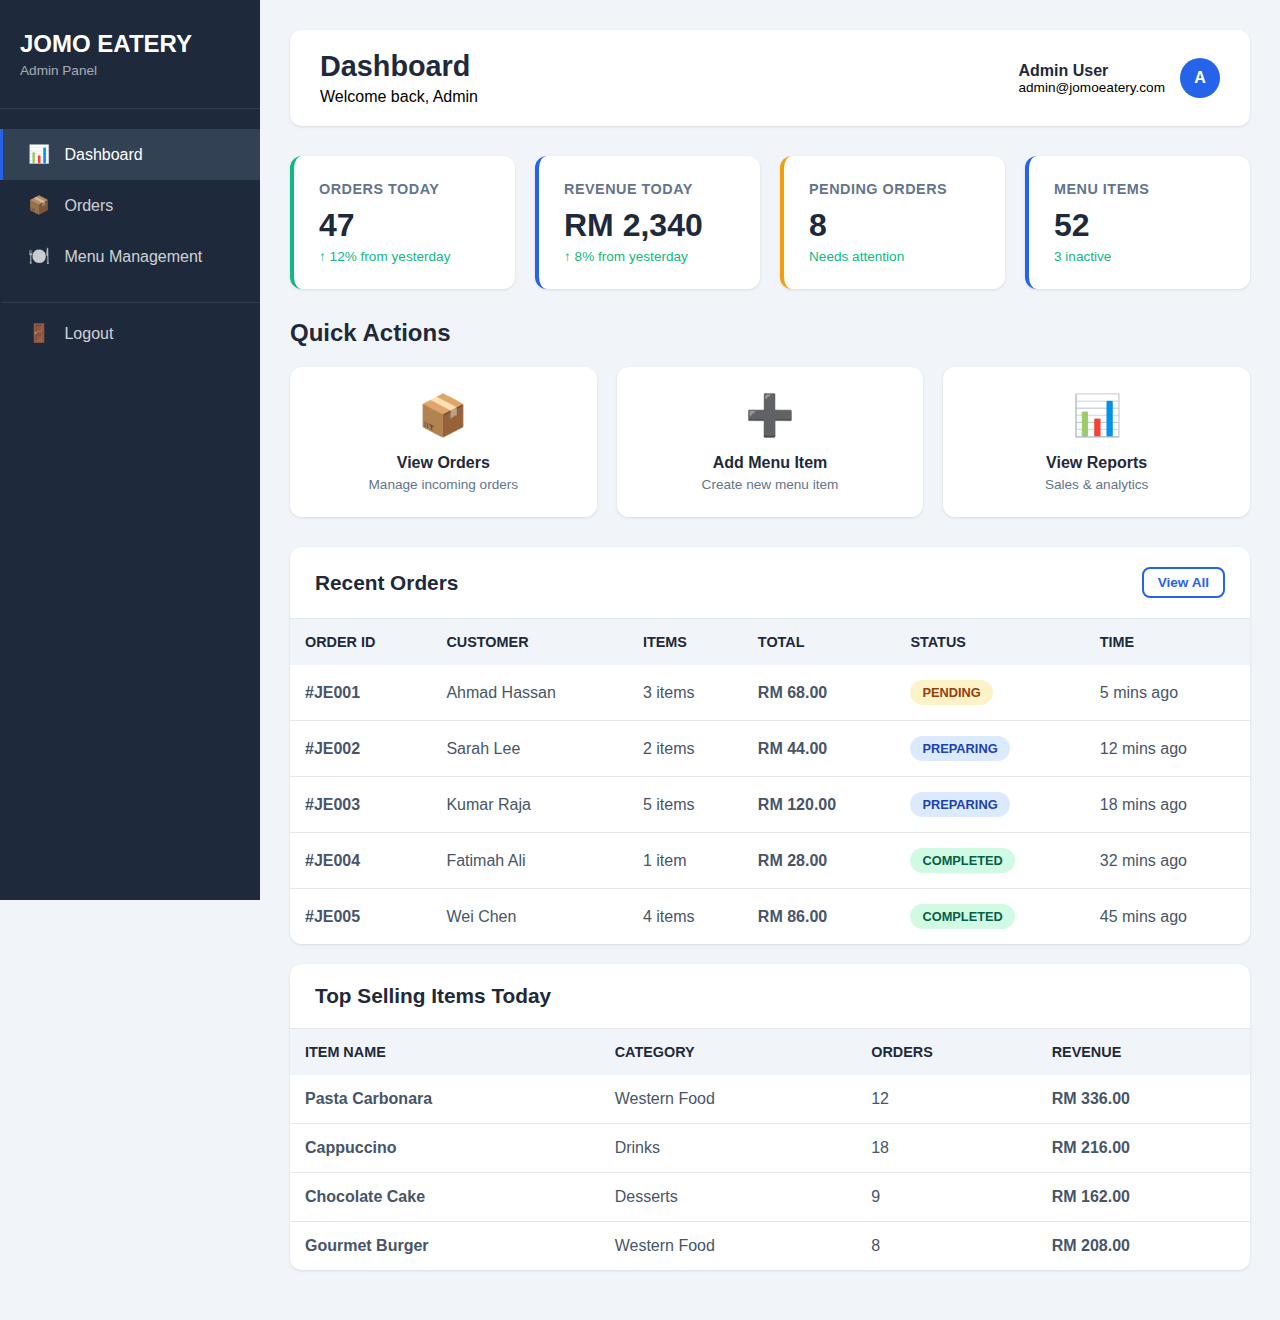
<file: admin-dashboard.html>
<!DOCTYPE html>
<html lang="en">

<head>
    <meta charset="UTF-8">
    <meta name="viewport" content="width=device-width, initial-scale=1.0">
    <meta name="description" content="Admin Dashboard - Jomo Eatery Management">
    <title>Dashboard - Jomo Eatery Admin</title>
    <link rel="stylesheet" href="admin.css?v=3">
</head>

<body class="admin-body">
    <div class="admin-container">
        <!-- Sidebar Navigation -->
        <aside class="admin-sidebar">
            <div class="admin-sidebar-header">
                <div class="admin-logo">JOMO EATERY</div>
                <div class="admin-role">Admin Panel</div>
            </div>

            <nav class="admin-nav">
                <a href="admin-dashboard.html" class="admin-nav-item active">
                    <span class="admin-nav-icon">📊</span>
                    Dashboard
                </a>
                <a href="admin-orders.html" class="admin-nav-item">
                    <span class="admin-nav-icon">📦</span>
                    Orders
                </a>
                <a href="admin-menu.html" class="admin-nav-item">
                    <span class="admin-nav-icon">🍽️</span>
                    Menu Management
                </a>
                <a href="admin-login.html" class="admin-nav-item"
                    style="margin-top: 20px; border-top: 1px solid rgba(255,255,255,0.1); padding-top: 20px;">
                    <span class="admin-nav-icon">🚪</span>
                    Logout
                </a>
            </nav>
        </aside>

        <!-- Main Content -->
        <main class="admin-main">
            <!-- Header -->
            <div class="admin-header">
                <div>
                    <h1>Dashboard</h1>
                    <p style="color: var(--color-text-light); margin: 5px 0 0 0;">Welcome back, Admin</p>
                </div>
                <div class="admin-user-info">
                    <div>
                        <div style="font-weight: 600; color: var(--admin-dark);">Admin User</div>
                        <div style="font-size: 0.85rem; color: var(--color-text-light);">admin@jomoeatery.com</div>
                    </div>
                    <div class="admin-user-avatar">A</div>
                </div>
            </div>

            <!-- Statistics Cards -->
            <div class="stats-grid">
                <div class="stat-card success">
                    <div class="stat-label">Orders Today</div>
                    <div class="stat-value">47</div>
                    <div class="stat-change">↑ 12% from yesterday</div>
                </div>

                <div class="stat-card">
                    <div class="stat-label">Revenue Today</div>
                    <div class="stat-value">RM 2,340</div>
                    <div class="stat-change">↑ 8% from yesterday</div>
                </div>

                <div class="stat-card warning">
                    <div class="stat-label">Pending Orders</div>
                    <div class="stat-value">8</div>
                    <div class="stat-change">Needs attention</div>
                </div>

                <div class="stat-card">
                    <div class="stat-label">Menu Items</div>
                    <div class="stat-value">52</div>
                    <div class="stat-change">3 inactive</div>
                </div>
            </div>

            <!-- Quick Actions -->
            <h2 style="color: var(--admin-dark); margin-bottom: 20px;">Quick Actions</h2>
            <div class="quick-actions">
                <a href="admin-orders.html" class="quick-action-card">
                    <div class="quick-action-icon">📦</div>
                    <div class="quick-action-title">View Orders</div>
                    <div class="quick-action-desc">Manage incoming orders</div>
                </a>

                <a href="admin-menu.html" class="quick-action-card">
                    <div class="quick-action-icon">➕</div>
                    <div class="quick-action-title">Add Menu Item</div>
                    <div class="quick-action-desc">Create new menu item</div>
                </a>

                <a href="#" class="quick-action-card">
                    <div class="quick-action-icon">📊</div>
                    <div class="quick-action-title">View Reports</div>
                    <div class="quick-action-desc">Sales & analytics</div>
                </a>
            </div>

            <!-- Recent Orders -->
            <div class="admin-card">
                <div class="admin-card-header">
                    <h3 class="admin-card-title">Recent Orders</h3>
                    <a href="admin-orders.html" class="admin-btn admin-btn-outline admin-btn-sm">View All</a>
                </div>
                <div class="admin-card-body" style="padding: 0;">
                    <table class="data-table">
                        <thead>
                            <tr>
                                <th>Order ID</th>
                                <th>Customer</th>
                                <th>Items</th>
                                <th>Total</th>
                                <th>Status</th>
                                <th>Time</th>
                            </tr>
                        </thead>
                        <tbody>
                            <tr>
                                <td><strong>#JE001</strong></td>
                                <td>Ahmad Hassan</td>
                                <td>3 items</td>
                                <td><strong>RM 68.00</strong></td>
                                <td><span class="badge badge-pending">Pending</span></td>
                                <td>5 mins ago</td>
                            </tr>
                            <tr>
                                <td><strong>#JE002</strong></td>
                                <td>Sarah Lee</td>
                                <td>2 items</td>
                                <td><strong>RM 44.00</strong></td>
                                <td><span class="badge badge-preparing">Preparing</span></td>
                                <td>12 mins ago</td>
                            </tr>
                            <tr>
                                <td><strong>#JE003</strong></td>
                                <td>Kumar Raja</td>
                                <td>5 items</td>
                                <td><strong>RM 120.00</strong></td>
                                <td><span class="badge badge-preparing">Preparing</span></td>
                                <td>18 mins ago</td>
                            </tr>
                            <tr>
                                <td><strong>#JE004</strong></td>
                                <td>Fatimah Ali</td>
                                <td>1 item</td>
                                <td><strong>RM 28.00</strong></td>
                                <td><span class="badge badge-completed">Completed</span></td>
                                <td>32 mins ago</td>
                            </tr>
                            <tr>
                                <td><strong>#JE005</strong></td>
                                <td>Wei Chen</td>
                                <td>4 items</td>
                                <td><strong>RM 86.00</strong></td>
                                <td><span class="badge badge-completed">Completed</span></td>
                                <td>45 mins ago</td>
                            </tr>
                        </tbody>
                    </table>
                </div>
            </div>

            <!-- Popular Menu Items -->
            <div class="admin-card">
                <div class="admin-card-header">
                    <h3 class="admin-card-title">Top Selling Items Today</h3>
                </div>
                <div class="admin-card-body" style="padding: 0;">
                    <table class="data-table">
                        <thead>
                            <tr>
                                <th>Item Name</th>
                                <th>Category</th>
                                <th>Orders</th>
                                <th>Revenue</th>
                            </tr>
                        </thead>
                        <tbody>
                            <tr>
                                <td><strong>Pasta Carbonara</strong></td>
                                <td>Western Food</td>
                                <td>12</td>
                                <td><strong>RM 336.00</strong></td>
                            </tr>
                            <tr>
                                <td><strong>Cappuccino</strong></td>
                                <td>Drinks</td>
                                <td>18</td>
                                <td><strong>RM 216.00</strong></td>
                            </tr>
                            <tr>
                                <td><strong>Chocolate Cake</strong></td>
                                <td>Desserts</td>
                                <td>9</td>
                                <td><strong>RM 162.00</strong></td>
                            </tr>
                            <tr>
                                <td><strong>Gourmet Burger</strong></td>
                                <td>Western Food</td>
                                <td>8</td>
                                <td><strong>RM 208.00</strong></td>
                            </tr>
                        </tbody>
                    </table>
                </div>
            </div>
        </main>
    </div>
</body>

</html>
</file>
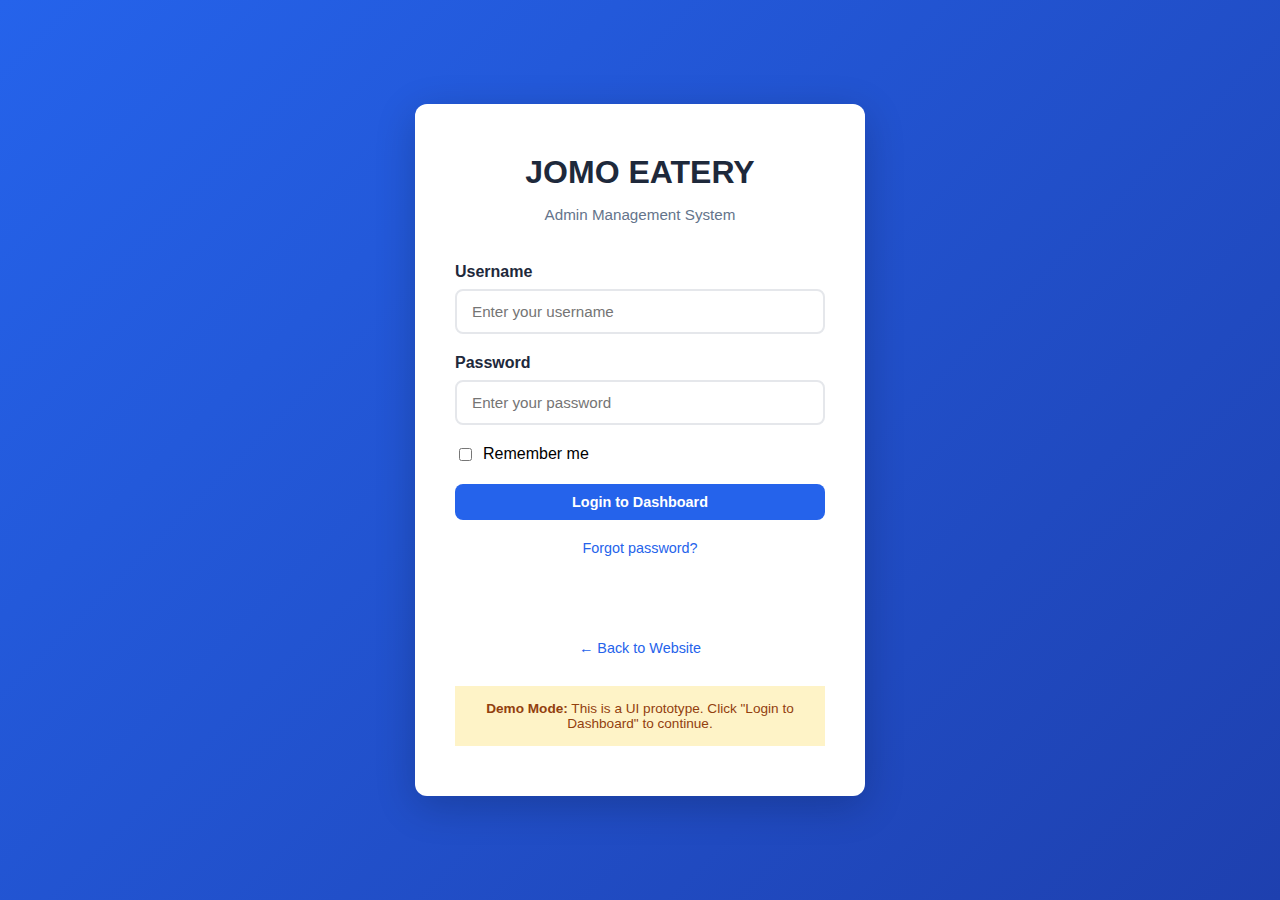
<file: admin-login.html>
<!DOCTYPE html>
<html lang="en">

<head>
    <meta charset="UTF-8">
    <meta name="viewport" content="width=device-width, initial-scale=1.0">
    <meta name="description" content="Admin Login - Jomo Eatery Management System">
    <title>Admin Login - Jomo Eatery</title>
    <link rel="stylesheet" href="admin.css?v=3">
</head>

<body class="admin-body">
    <div class="admin-login-container">
        <div class="admin-login-card">
            <div class="admin-login-header">
                <div class="admin-login-logo">JOMO EATERY</div>
                <p class="admin-login-subtitle">Admin Management System</p>
            </div>

            <form>
                <div class="admin-form-group">
                    <label for="username" class="admin-form-label">Username</label>
                    <input type="text" id="username" class="admin-form-input" placeholder="Enter your username"
                        required>
                </div>

                <div class="admin-form-group">
                    <label for="password" class="admin-form-label">Password</label>
                    <input type="password" id="password" class="admin-form-input" placeholder="Enter your password"
                        required>
                </div>

                <div class="admin-form-group">
                    <label
                        style="display: flex; align-items: center; gap: 8px; cursor: pointer; color: var(--color-text-light); font-weight: normal;">
                        <input type="checkbox" style="width: auto;">
                        <span>Remember me</span>
                    </label>
                </div>

                <a href="admin-dashboard.html" class="admin-btn admin-btn-primary"
                    style="width: 100%; text-align: center; display: block; margin-top: 20px;">Login to Dashboard</a>

                <p style="text-align: center; margin-top: 20px; color: var(--color-text-light); font-size: 0.9rem;">
                    <a href="#" style="color: var(--admin-primary); text-decoration: none;">Forgot password?</a>
                </p>
            </form>

            <div
                style="margin-top: 40px; padding-top: 30px; border-top: 1px solid var(--color-gray-light); text-align: center;">
                <p style="color: var(--color-text-light); font-size: 0.9rem;">
                    <a href="index.html" style="color: var(--admin-primary); text-decoration: none;">← Back to
                        Website</a>
                </p>
            </div>

            <div
                style="margin-top: 30px; padding: 15px; background-color: #FEF3C7; border-radius: var(--radius-md); text-align: center;">
                <p style="font-size: 0.85rem; color: #92400E; margin: 0;">
                    <strong>Demo Mode:</strong> This is a UI prototype. Click "Login to Dashboard" to continue.
                </p>
            </div>
        </div>
    </div>
</body>

</html>
</file>
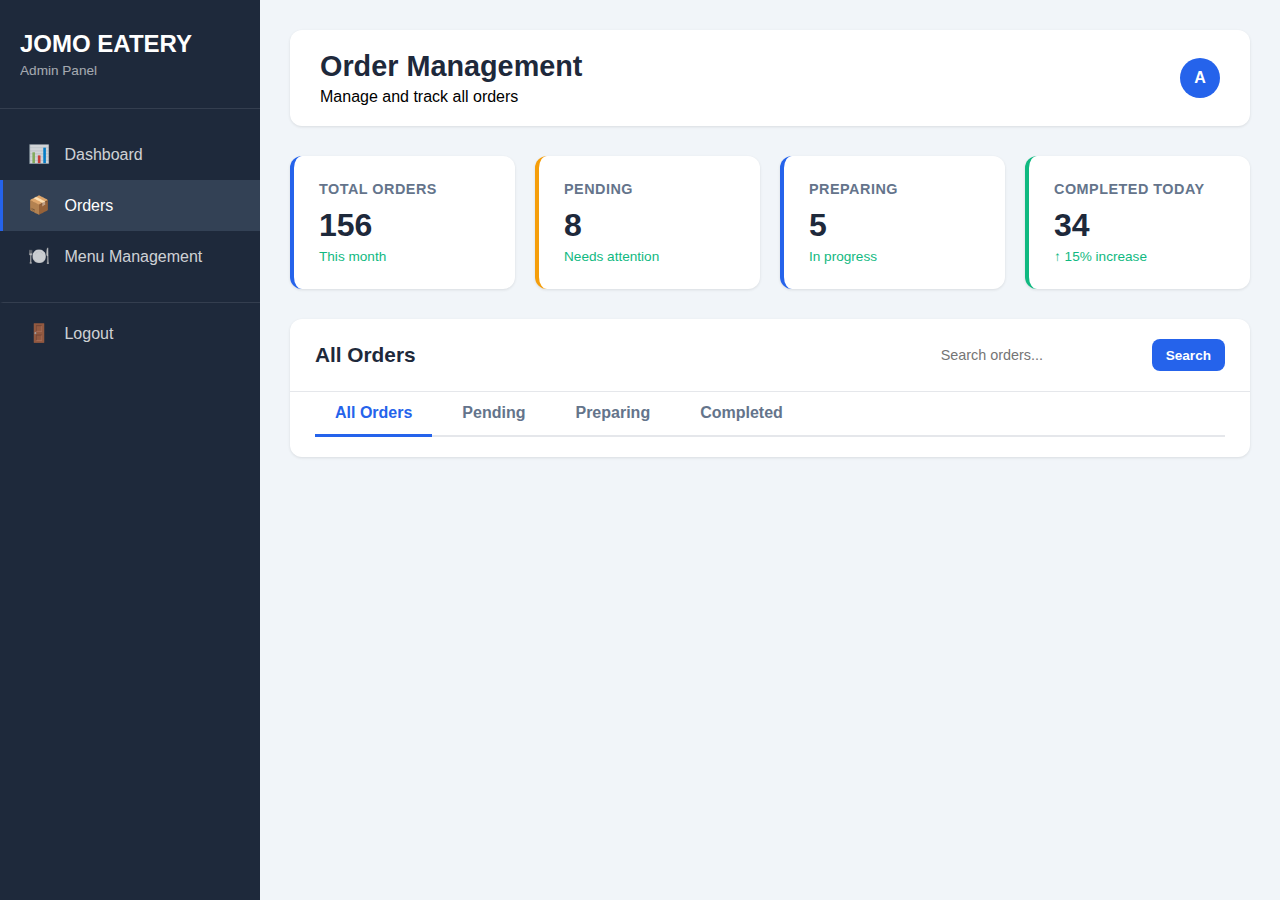
<file: admin-orders.html>
<!DOCTYPE html>
<html lang="en">

<head>
    <meta charset="UTF-8">
    <meta name="viewport" content="width=device-width, initial-scale=1.0">
    <meta name="description" content="Order Management - Jomo Eatery Admin">
    <title>Orders - Jomo Eatery Admin</title>
    <link rel="stylesheet" href="admin.css?v=3">
</head>

<body class="admin-body">
    <div class="admin-container">
        <!-- Sidebar Navigation -->
        <aside class="admin-sidebar">
            <div class="admin-sidebar-header">
                <div class="admin-logo">JOMO EATERY</div>
                <div class="admin-role">Admin Panel</div>
            </div>

            <nav class="admin-nav">
                <a href="admin-dashboard.html" class="admin-nav-item">
                    <span class="admin-nav-icon">📊</span>
                    Dashboard
                </a>
                <a href="admin-orders.html" class="admin-nav-item active">
                    <span class="admin-nav-icon">📦</span>
                    Orders
                </a>
                <a href="admin-menu.html" class="admin-nav-item">
                    <span class="admin-nav-icon">🍽️</span>
                    Menu Management
                </a>
                <a href="admin-login.html" class="admin-nav-item"
                    style="margin-top: 20px; border-top: 1px solid rgba(255,255,255,0.1); padding-top: 20px;">
                    <span class="admin-nav-icon">🚪</span>
                    Logout
                </a>
            </nav>
        </aside>

        <!-- Main Content -->
        <main class="admin-main">
            <!-- Header -->
            <div class="admin-header">
                <div>
                    <h1>Order Management</h1>
                    <p style="color: var(--color-text-light); margin: 5px 0 0 0;">Manage and track all orders</p>
                </div>
                <div class="admin-user-info">
                    <div class="admin-user-avatar">A</div>
                </div>
            </div>

            <!-- Order Statistics -->
            <div class="stats-grid">
                <div class="stat-card">
                    <div class="stat-label">Total Orders</div>
                    <div class="stat-value">156</div>
                    <div class="stat-change">This month</div>
                </div>

                <div class="stat-card warning">
                    <div class="stat-label">Pending</div>
                    <div class="stat-value">8</div>
                    <div class="stat-change">Needs attention</div>
                </div>

                <div class="stat-card">
                    <div class="stat-label">Preparing</div>
                    <div class="stat-value">5</div>
                    <div class="stat-change">In progress</div>
                </div>

                <div class="stat-card success">
                    <div class="stat-label">Completed Today</div>
                    <div class="stat-value">34</div>
                    <div class="stat-change">↑ 15% increase</div>
                </div>
            </div>

            <!-- Orders Table with Filters -->
            <div class="admin-card">
                <div class="admin-card-header">
                    <h3 class="admin-card-title">All Orders</h3>
                    <div style="display: flex; gap: 10px;">
                        <input type="text" placeholder="Search orders..."
                            style="padding: 8px 15px; border: 2px solid var(--color-gray-light); border-radius: var(--radius-md); font-size: 0.9rem;">
                        <button class="admin-btn admin-btn-primary admin-btn-sm">Search</button>
                    </div>
                </div>

                <!-- CSS-Only Filter Tabs -->
                <div style="padding: 0 25px;">
                    <div class="filter-tabs">
                        <input type="radio" name="order-filter" id="filter-all" checked>
                        <label for="filter-all">All Orders</label>

                        <input type="radio" name="order-filter" id="filter-pending">
                        <label for="filter-pending">Pending</label>

                        <input type="radio" name="order-filter" id="filter-preparing">
                        <label for="filter-preparing">Preparing</label>

                        <input type="radio" name="order-filter" id="filter-completed">
                        <label for="filter-completed">Completed</label>
                    </div>

                    <div class="content-area">
                        <!-- All Orders Content -->
                        <div class="filter-content">
                            <table class="data-table">
                                <thead>
                                    <tr>
                                        <th>Order ID</th>
                                        <th>Customer</th>
                                        <th>Phone</th>
                                        <th>Items</th>
                                        <th>Total</th>
                                        <th>Type</th>
                                        <th>Status</th>
                                        <th>Time</th>
                                        <th>Actions</th>
                                    </tr>
                                </thead>
                                <tbody>
                                    <tr>
                                        <td><strong>#JE001</strong></td>
                                        <td>Ahmad Hassan</td>
                                        <td>+60 12-345 6789</td>
                                        <td>3 items</td>
                                        <td><strong>RM 68.00</strong></td>
                                        <td>Delivery</td>
                                        <td><span class="badge badge-pending">Pending</span></td>
                                        <td>5 mins ago</td>
                                        <td>
                                            <button class="admin-btn admin-btn-success admin-btn-sm">Accept</button>
                                        </td>
                                    </tr>
                                    <tr>
                                        <td><strong>#JE002</strong></td>
                                        <td>Sarah Lee</td>
                                        <td>+60 19-876 5432</td>
                                        <td>2 items</td>
                                        <td><strong>RM 44.00</strong></td>
                                        <td>Pickup</td>
                                        <td><span class="badge badge-preparing">Preparing</span></td>
                                        <td>12 mins ago</td>
                                        <td>
                                            <button class="admin-btn admin-btn-primary admin-btn-sm">Complete</button>
                                        </td>
                                    </tr>
                                    <tr>
                                        <td><strong>#JE003</strong></td>
                                        <td>Kumar Raja</td>
                                        <td>+60 11-234 5678</td>
                                        <td>5 items</td>
                                        <td><strong>RM 120.00</strong></td>
                                        <td>Dine-in</td>
                                        <td><span class="badge badge-completed">Completed</span></td>
                                        <td>45 mins ago</td>
                                        <td>
                                            <button class="admin-btn admin-btn-outline admin-btn-sm">View</button>
                                        </td>
                                    </tr>
                                    <tr>
                                        <td><strong>#JE004</strong></td>
                                        <td>Fatimah Ali</td>
                                        <td>+60 13-567 8901</td>
                                        <td>1 item</td>
                                        <td><strong>RM 28.00</strong></td>
                                        <td>Delivery</td>
                                        <td><span class="badge badge-pending">Pending</span></td>
                                        <td>8 mins ago</td>
                                        <td>
                                            <button class="admin-btn admin-btn-success admin-btn-sm">Accept</button>
                                        </td>
                                    </tr>
                                    <tr>
                                        <td><strong>#JE005</strong></td>
                                        <td>Wei Chen</td>
                                        <td>+60 17-890 1234</td>
                                        <td>4 items</td>
                                        <td><strong>RM 86.00</strong></td>
                                        <td>Pickup</td>
                                        <td><span class="badge badge-preparing">Preparing</span></td>
                                        <td>20 mins ago</td>
                                        <td>
                                            <button class="admin-btn admin-btn-primary admin-btn-sm">Complete</button>
                                        </td>
                                    </tr>
                                </tbody>
                            </table>
                        </div>

                        <!-- Pending Orders Content -->
                        <div class="filter-content pending">
                            <table class="data-table">
                                <thead>
                                    <tr>
                                        <th>Order ID</th>
                                        <th>Customer</th>
                                        <th>Phone</th>
                                        <th>Items</th>
                                        <th>Total</th>
                                        <th>Type</th>
                                        <th>Time</th>
                                        <th>Actions</th>
                                    </tr>
                                </thead>
                                <tbody>
                                    <tr>
                                        <td><strong>#JE001</strong></td>
                                        <td>Ahmad Hassan</td>
                                        <td>+60 12-345 6789</td>
                                        <td>Pasta Carbonara, Cappuccino, Tiramisu</td>
                                        <td><strong>RM 68.00</strong></td>
                                        <td>Delivery</td>
                                        <td>5 mins ago</td>
                                        <td>
                                            <button class="admin-btn admin-btn-success admin-btn-sm">Accept
                                                Order</button>
                                        </td>
                                    </tr>
                                    <tr>
                                        <td><strong>#JE004</strong></td>
                                        <td>Fatimah Ali</td>
                                        <td>+60 13-567 8901</td>
                                        <td>Grilled Chicken Steak</td>
                                        <td><strong>RM 32.00</strong></td>
                                        <td>Delivery</td>
                                        <td>8 mins ago</td>
                                        <td>
                                            <button class="admin-btn admin-btn-success admin-btn-sm">Accept
                                                Order</button>
                                        </td>
                                    </tr>
                                    <tr>
                                        <td><strong>#JE007</strong></td>
                                        <td>John Tan</td>
                                        <td>+60 14-678 9012</td>
                                        <td>Gourmet Burger, Iced Latte</td>
                                        <td><strong>RM 39.00</strong></td>
                                        <td>Pickup</td>
                                        <td>15 mins ago</td>
                                        <td>
                                            <button class="admin-btn admin-btn-success admin-btn-sm">Accept
                                                Order</button>
                                        </td>
                                    </tr>
                                </tbody>
                            </table>
                        </div>

                        <!-- Preparing Orders Content -->
                        <div class="filter-content preparing">
                            <table class="data-table">
                                <thead>
                                    <tr>
                                        <th>Order ID</th>
                                        <th>Customer</th>
                                        <th>Phone</th>
                                        <th>Items</th>
                                        <th>Total</th>
                                        <th>Type</th>
                                        <th>Started</th>
                                        <th>Actions</th>
                                    </tr>
                                </thead>
                                <tbody>
                                    <tr>
                                        <td><strong>#JE002</strong></td>
                                        <td>Sarah Lee</td>
                                        <td>+60 19-876 5432</td>
                                        <td>Chocolate Cake, Cappuccino</td>
                                        <td><strong>RM 30.00</strong></td>
                                        <td>Pickup</td>
                                        <td>12 mins ago</td>
                                        <td>
                                            <button class="admin-btn admin-btn-primary admin-btn-sm">Mark
                                                Complete</button>
                                        </td>
                                    </tr>
                                    <tr>
                                        <td><strong>#JE005</strong></td>
                                        <td>Wei Chen</td>
                                        <td>+60 17-890 1234</td>
                                        <td>Fish & Chips, Iced Latte, Croissant, Tiramisu</td>
                                        <td><strong>RM 67.00</strong></td>
                                        <td>Pickup</td>
                                        <td>20 mins ago</td>
                                        <td>
                                            <button class="admin-btn admin-btn-primary admin-btn-sm">Mark
                                                Complete</button>
                                        </td>
                                    </tr>
                                </tbody>
                            </table>
                        </div>

                        <!-- Completed Orders Content -->
                        <div class="filter-content completed">
                            <table class="data-table">
                                <thead>
                                    <tr>
                                        <th>Order ID</th>
                                        <th>Customer</th>
                                        <th>Total</th>
                                        <th>Type</th>
                                        <th>Completed</th>
                                        <th>Actions</th>
                                    </tr>
                                </thead>
                                <tbody>
                                    <tr>
                                        <td><strong>#JE003</strong></td>
                                        <td>Kumar Raja</td>
                                        <td><strong>RM 120.00</strong></td>
                                        <td>Dine-in</td>
                                        <td>45 mins ago</td>
                                        <td>
                                            <button class="admin-btn admin-btn-outline admin-btn-sm">View
                                                Details</button>
                                        </td>
                                    </tr>
                                    <tr>
                                        <td><strong>#JE006</strong></td>
                                        <td>Lisa Wong</td>
                                        <td><strong>RM 56.00</strong></td>
                                        <td>Delivery</td>
                                        <td>1 hour ago</td>
                                        <td>
                                            <button class="admin-btn admin-btn-outline admin-btn-sm">View
                                                Details</button>
                                        </td>
                                    </tr>
                                    <tr>
                                        <td><strong>#JE008</strong></td>
                                        <td>Raj Kumar</td>
                                        <td><strong>RM 42.00</strong></td>
                                        <td>Pickup</td>
                                        <td>2 hours ago</td>
                                        <td>
                                            <button class="admin-btn admin-btn-outline admin-btn-sm">View
                                                Details</button>
                                        </td>
                                    </tr>
                                </tbody>
                            </table>
                        </div>
                    </div>
                </div>
            </div>
        </main>
    </div>
</body>

</html>
</file>
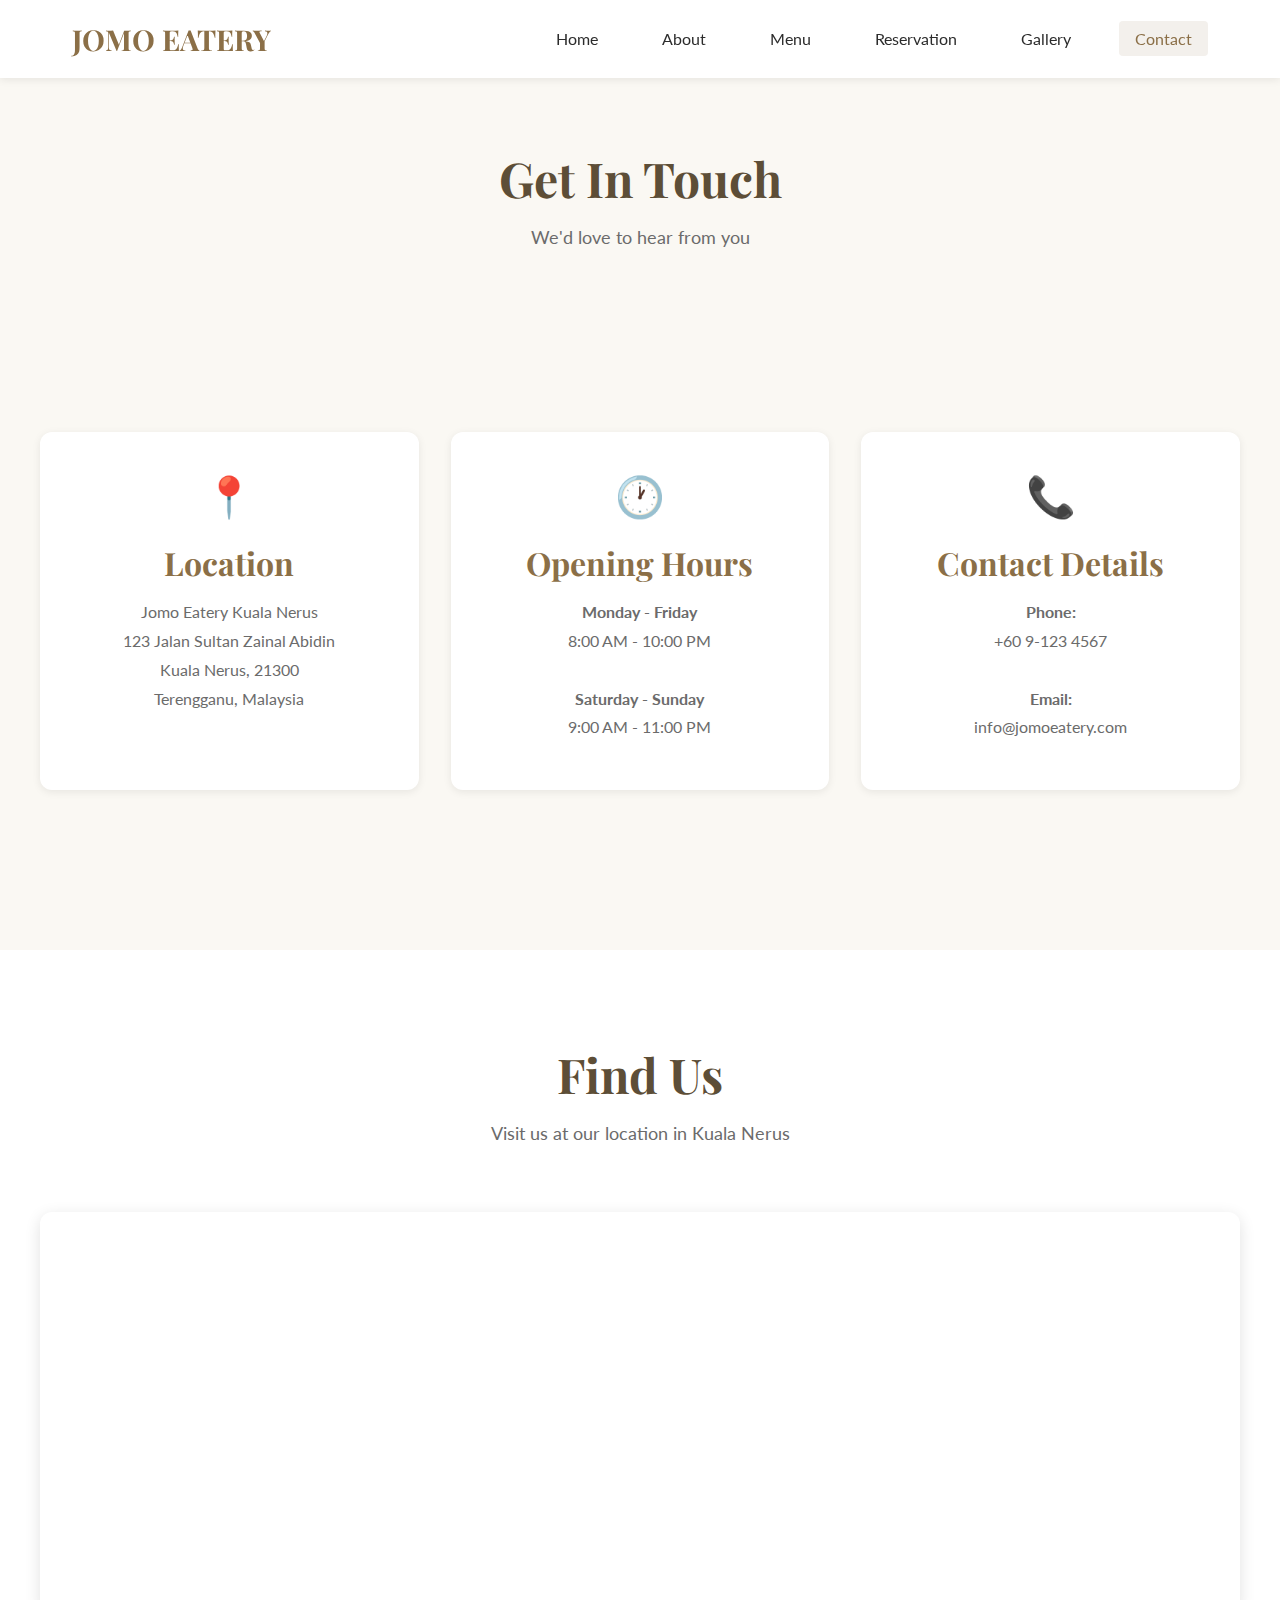
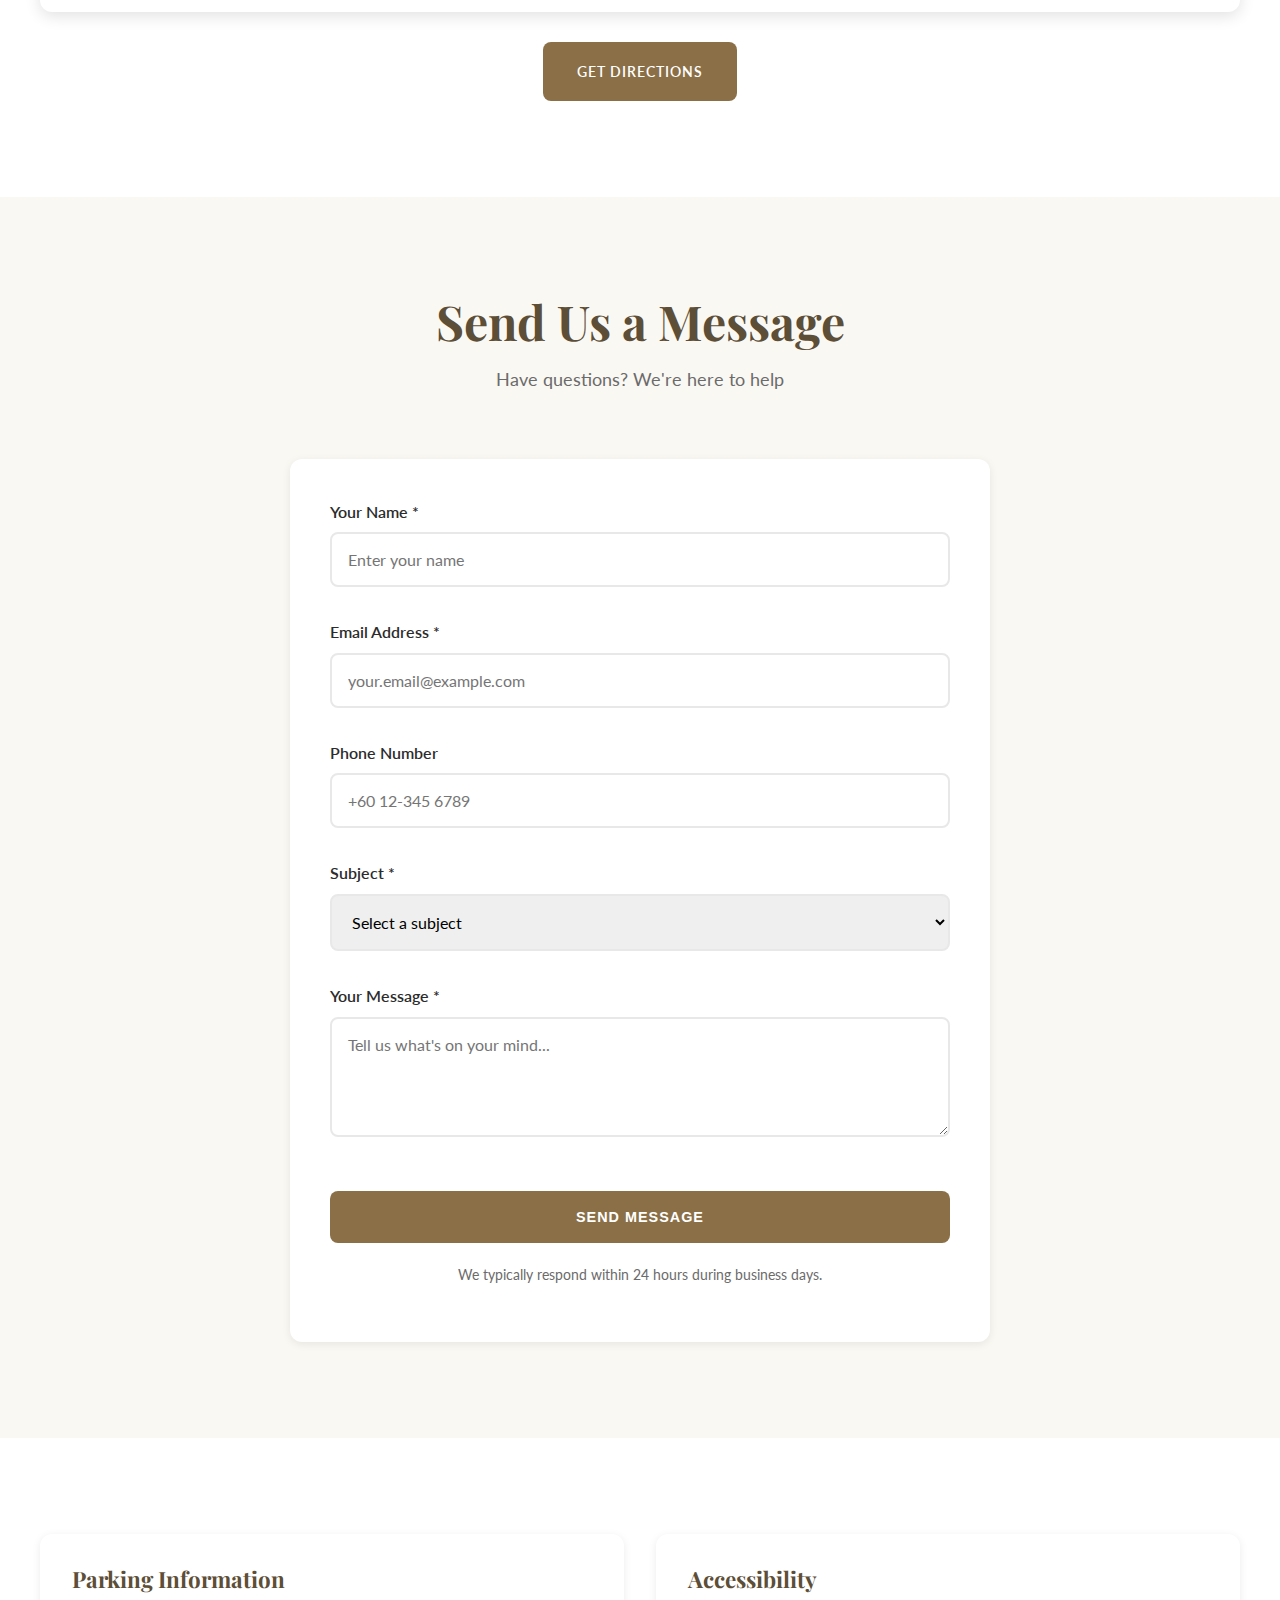
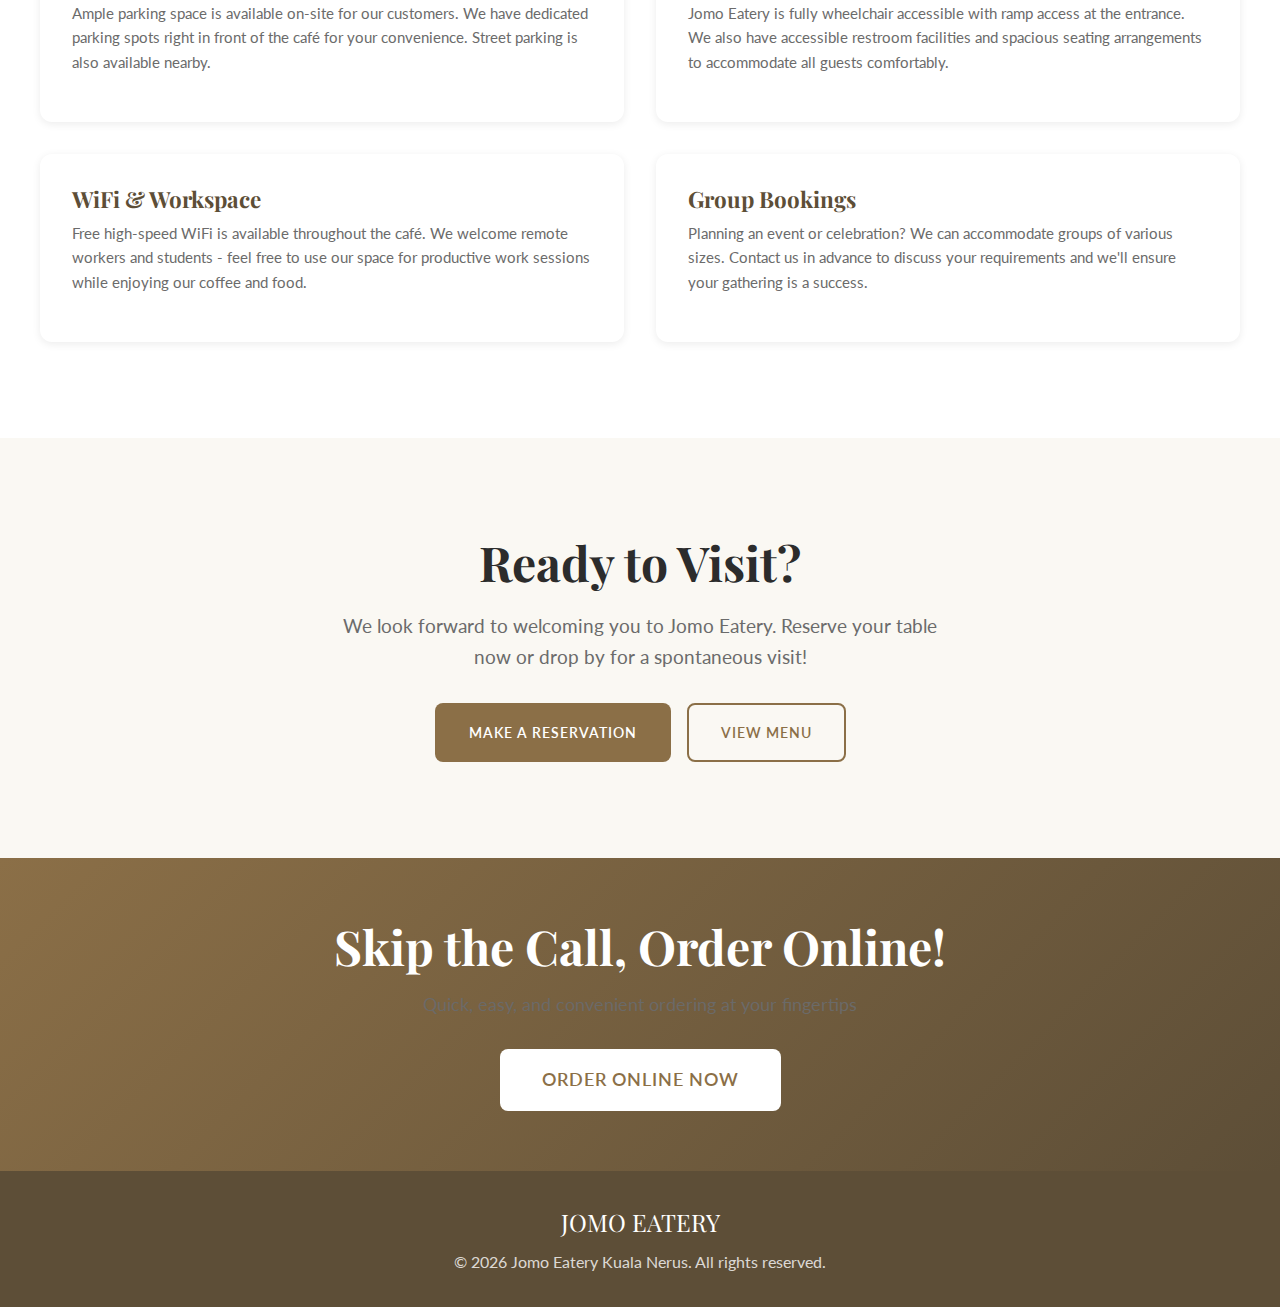
<file: contact.html>
<!DOCTYPE html>
<html lang="en">

<head>
    <meta charset="UTF-8">
    <meta name="viewport" content="width=device-width, initial-scale=1.0">
    <meta name="description" content="Contact Jomo Eatery Kuala Nerus - Location, hours, phone, and email">
    <title>Contact - Jomo Eatery Kuala Nerus</title>
    <link rel="stylesheet" href="style.css">
</head>

<body>
    <!-- Navigation -->
    <nav class="navbar">
        <div class="nav-container">
            <div class="logo">JOMO EATERY</div>
            <ul class="nav-menu">
                <li><a href="index.html">Home</a></li>
                <li><a href="about.html">About</a></li>
                <li><a href="menu.html">Menu</a></li>
                <li><a href="reservation.html">Reservation</a></li>
                <li><a href="gallery.html">Gallery</a></li>
                <li><a href="contact.html" class="active">Contact</a></li>
            </ul>
        </div>
    </nav>

    <!-- Contact Header -->
    <section class="section" style="margin-top: 70px; padding-top: 80px;">
        <div class="container">
            <div class="section-header">
                <h2>Get In Touch</h2>
                <p>We'd love to hear from you</p>
            </div>
        </div>
    </section>

    <!-- Contact Information Cards -->
    <section class="section" style="padding-top: 20px;">
        <div class="container">
            <div class="contact-grid">
                <!-- Location -->
                <div class="contact-card">
                    <div class="contact-icon">📍</div>
                    <h3>Location</h3>
                    <p style="color: #6B6B6B; line-height: 1.8;">
                        Jomo Eatery Kuala Nerus<br>
                        123 Jalan Sultan Zainal Abidin<br>
                        Kuala Nerus, 21300<br>
                        Terengganu, Malaysia
                    </p>
                </div>

                <!-- Opening Hours -->
                <div class="contact-card">
                    <div class="contact-icon">🕐</div>
                    <h3>Opening Hours</h3>
                    <p style="color: #6B6B6B; line-height: 1.8;">
                        <strong>Monday - Friday</strong><br>
                        8:00 AM - 10:00 PM<br><br>
                        <strong>Saturday - Sunday</strong><br>
                        9:00 AM - 11:00 PM
                    </p>
                </div>

                <!-- Contact Details -->
                <div class="contact-card">
                    <div class="contact-icon">📞</div>
                    <h3>Contact Details</h3>
                    <p style="color: #6B6B6B; line-height: 1.8;">
                        <strong>Phone:</strong><br>
                        +60 9-123 4567<br><br>
                        <strong>Email:</strong><br>
                        info@jomoeatery.com
                    </p>
                </div>
            </div>
        </div>
    </section>

    <!-- Google Maps -->
    <section class="section" style="background-color: #fff;">
        <div class="container">
            <div class="section-header">
                <h2>Find Us</h2>
                <p>Visit us at our location in Kuala Nerus</p>
            </div>

            <div class="map-container">
                <iframe
                    src="https://www.google.com/maps/embed?pb=!1m18!1m12!1m3!1d3985.8237395134734!2d103.12034431475399!3d5.352999196256267!2m3!1f0!2f0!3f0!3m2!1i1024!2i768!4f13.1!3m3!1m2!1s0x31cf7f7b3e7e7e7d%3A0x7e7e7e7e7e7e7e7e!2sKuala%20Nerus%2C%20Terengganu%2C%20Malaysia!5e0!3m2!1sen!2smy!4v1234567890123!5m2!1sen!2smy"
                    allowfullscreen="" loading="lazy" referrerpolicy="no-referrer-when-downgrade">
                </iframe>
            </div>

            <div style="text-align: center; margin-top: 30px;">
                <a href="https://www.google.com/maps/dir//Kuala+Nerus,+Terengganu" target="_blank"
                    class="btn btn-primary">Get Directions</a>
            </div>
        </div>
    </section>

    <!-- Contact Form -->
    <section class="section">
        <div class="container">
            <div class="section-header">
                <h2>Send Us a Message</h2>
                <p>Have questions? We're here to help</p>
            </div>

            <div style="max-width: 700px; margin: 0 auto;">
                <div class="card" style="padding: 40px;">
                    <form>
                        <div class="form-group">
                            <label for="name" class="form-label">Your Name *</label>
                            <input type="text" id="name" name="name" class="form-input" placeholder="Enter your name"
                                required>
                        </div>

                        <div class="form-group">
                            <label for="email" class="form-label">Email Address *</label>
                            <input type="email" id="email" name="email" class="form-input"
                                placeholder="your.email@example.com" required>
                        </div>

                        <div class="form-group">
                            <label for="phone" class="form-label">Phone Number</label>
                            <input type="tel" id="phone" name="phone" class="form-input" placeholder="+60 12-345 6789">
                        </div>

                        <div class="form-group">
                            <label for="subject" class="form-label">Subject *</label>
                            <select id="subject" name="subject" class="form-select" required>
                                <option value="">Select a subject</option>
                                <option value="general">General Inquiry</option>
                                <option value="reservation">Reservation Question</option>
                                <option value="feedback">Feedback</option>
                                <option value="catering">Catering & Events</option>
                                <option value="other">Other</option>
                            </select>
                        </div>

                        <div class="form-group">
                            <label for="message" class="form-label">Your Message *</label>
                            <textarea id="message" name="message" class="form-textarea"
                                placeholder="Tell us what's on your mind..." required></textarea>
                        </div>

                        <button type="submit" class="btn btn-primary form-submit">Send Message</button>

                        <p style="text-align: center; font-size: 0.9rem; color: #6B6B6B; margin-top: 20px;">
                            We typically respond within 24 hours during business days.
                        </p>
                    </form>
                </div>
            </div>
        </div>
    </section>

    <!-- Additional Info -->
    <section class="section" style="background-color: #fff;">
        <div class="container">
            <div class="grid grid-2">
                <div class="card">
                    <div class="card-content">
                        <h4 class="card-title">Parking Information</h4>
                        <p class="card-description">
                            Ample parking space is available on-site for our customers. We have dedicated parking spots
                            right in front of the café for your convenience. Street parking is also available nearby.
                        </p>
                    </div>
                </div>

                <div class="card">
                    <div class="card-content">
                        <h4 class="card-title">Accessibility</h4>
                        <p class="card-description">
                            Jomo Eatery is fully wheelchair accessible with ramp access at the entrance. We also have
                            accessible restroom facilities and spacious seating arrangements to accommodate all guests
                            comfortably.
                        </p>
                    </div>
                </div>

                <div class="card">
                    <div class="card-content">
                        <h4 class="card-title">WiFi & Workspace</h4>
                        <p class="card-description">
                            Free high-speed WiFi is available throughout the café. We welcome remote workers and
                            students - feel free to use our space for productive work sessions while enjoying our coffee
                            and food.
                        </p>
                    </div>
                </div>

                <div class="card">
                    <div class="card-content">
                        <h4 class="card-title">Group Bookings</h4>
                        <p class="card-description">
                            Planning an event or celebration? We can accommodate groups of various sizes. Contact us in
                            advance to discuss your requirements and we'll ensure your gathering is a success.
                        </p>
                    </div>
                </div>
            </div>
        </div>
    </section>

    <!-- Call to Action -->
    <section class="section">
        <div class="container">
            <div style="text-align: center;">
                <h2 style="margin-bottom: 20px;">Ready to Visit?</h2>
                <p style="font-size: 1.2rem; max-width: 600px; margin: 0 auto 30px; color: #6B6B6B;">
                    We look forward to welcoming you to Jomo Eatery. Reserve your table now or drop by for a spontaneous
                    visit!
                </p>
                <div class="btn-group">
                    <a href="reservation.html" class="btn btn-primary">Make a Reservation</a>
                    <a href="menu.html" class="btn btn-outline" style="border-color: #8B6F47; color: #8B6F47;">View
                        Menu</a>
                </div>
            </div>
        </div>
    </section>

    <!-- Order Online CTA -->
    <section
        style="background: linear-gradient(135deg, var(--color-primary) 0%, var(--color-accent) 100%); padding: 60px 20px; text-align: center; color: var(--color-white);">
        <div class="container">
            <h2 style="color: var(--color-white); margin-bottom: 15px;">Skip the Call, Order Online!</h2>
            <p style="font-size: 1.1rem; margin-bottom: 30px; opacity: 0.95;">Quick, easy, and convenient ordering at
                your fingertips</p>
            <a href="order.html" class="btn"
                style="background: var(--color-white); color: var(--color-primary); padding: 15px 40px; font-size: 1.1rem; font-weight: 600;">Order
                Online Now</a>
        </div>
    </section>

    <!-- Footer -->
    <footer class="footer">
        <div class="footer-logo">JOMO EATERY</div>
        <p>&copy; 2026 Jomo Eatery Kuala Nerus. All rights reserved.</p>
    </footer>
</body>

</html>
</file>
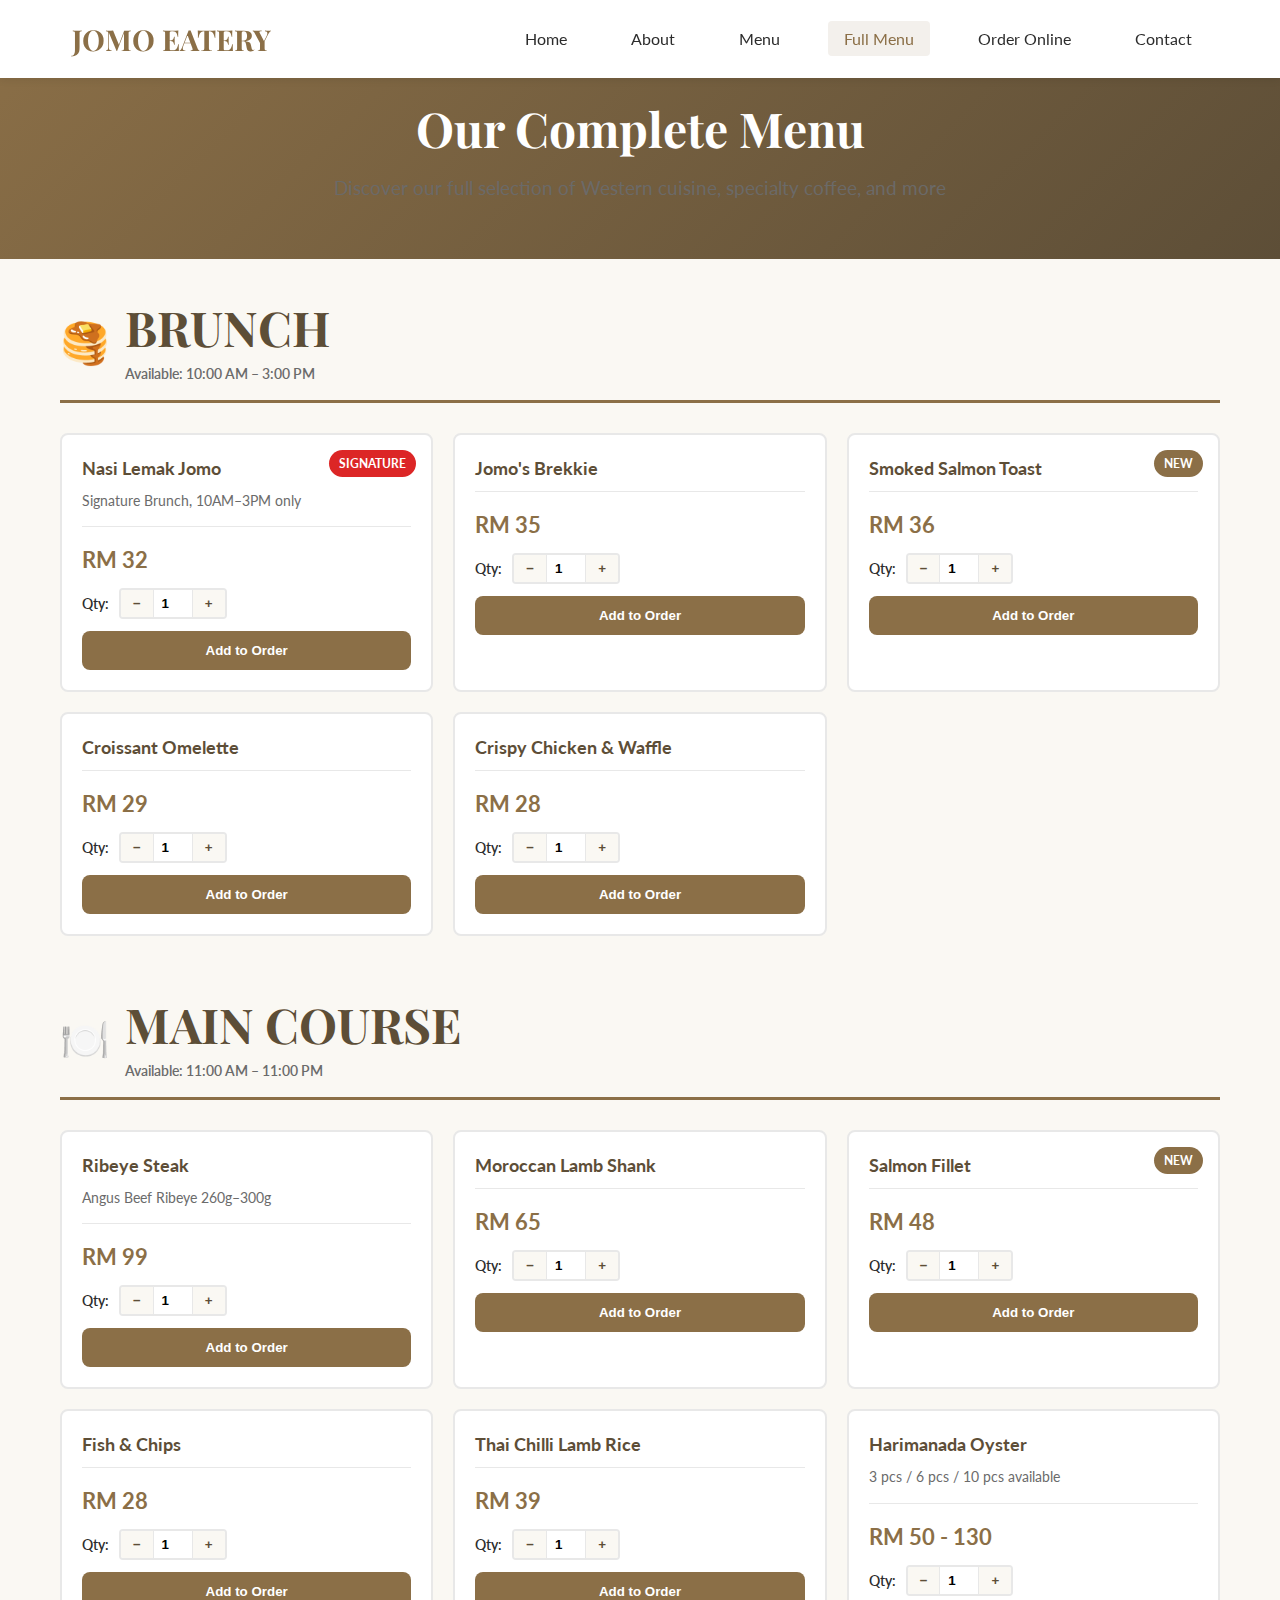
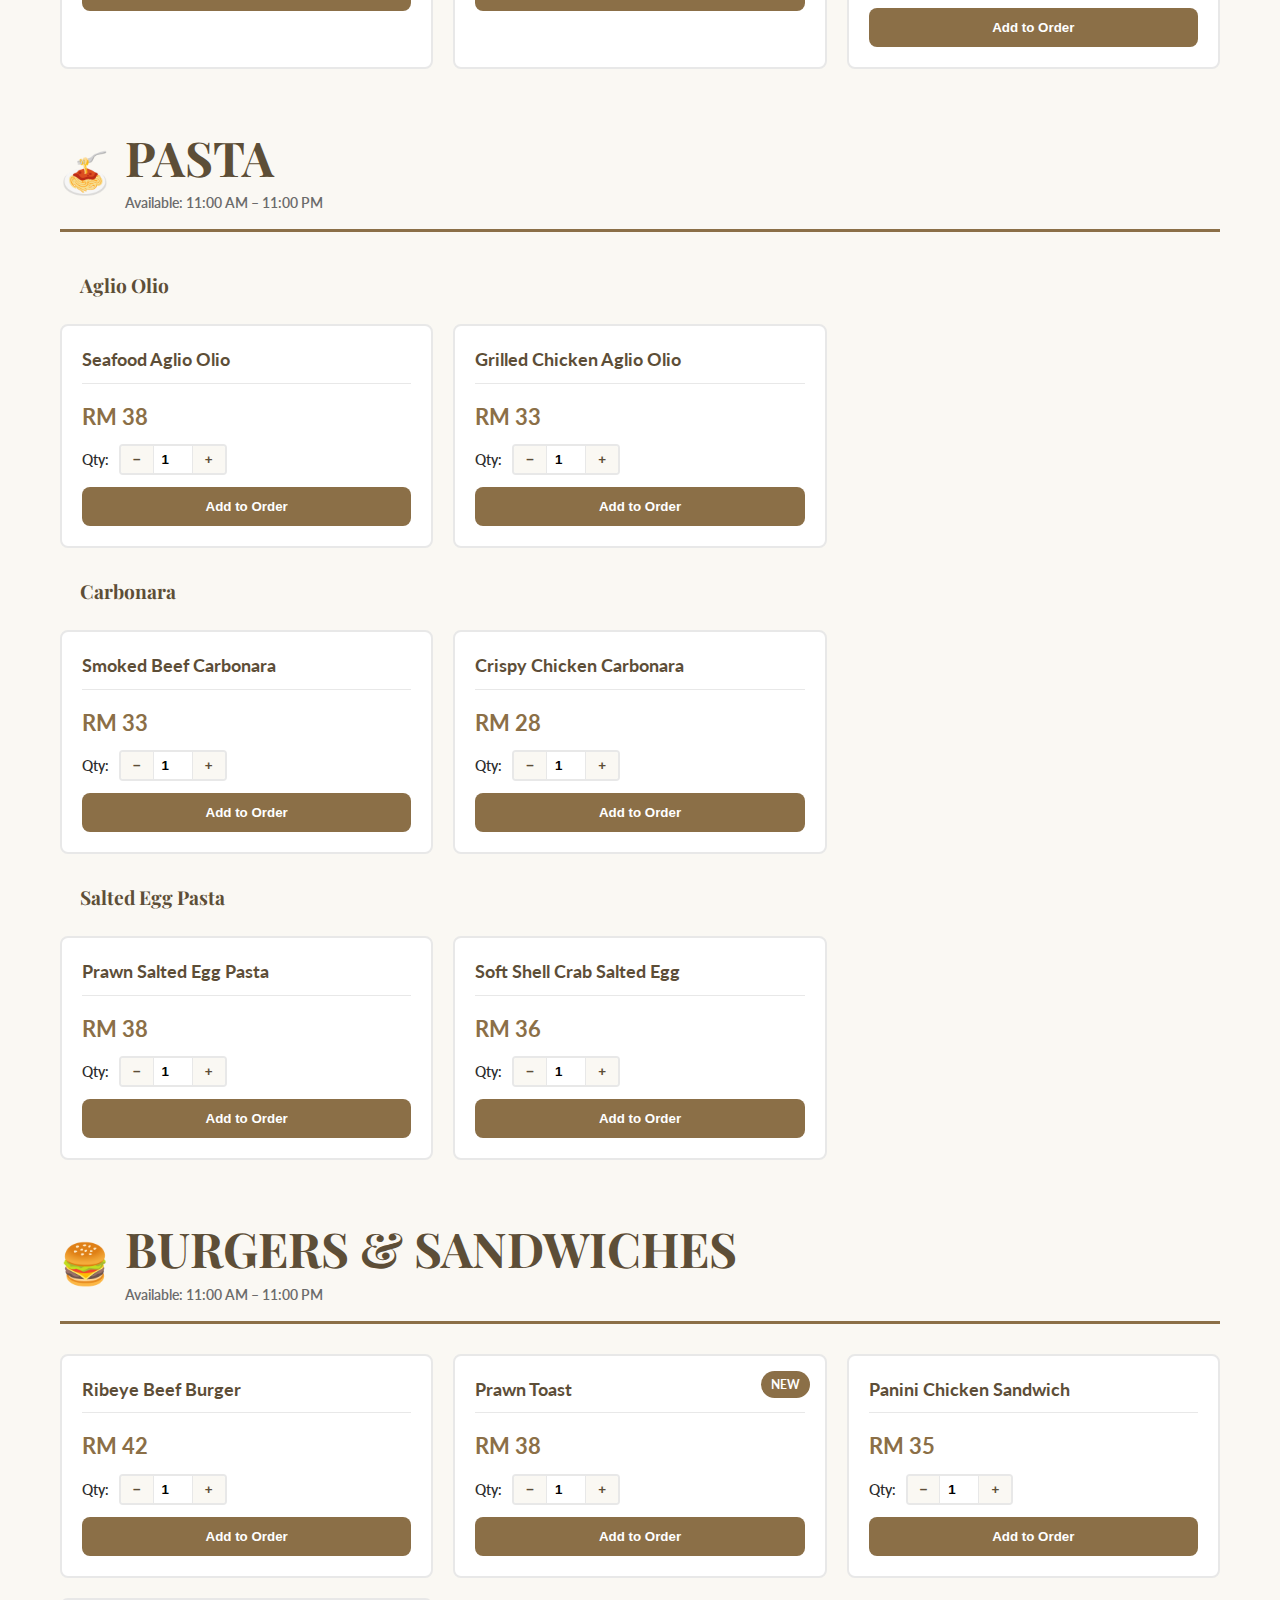
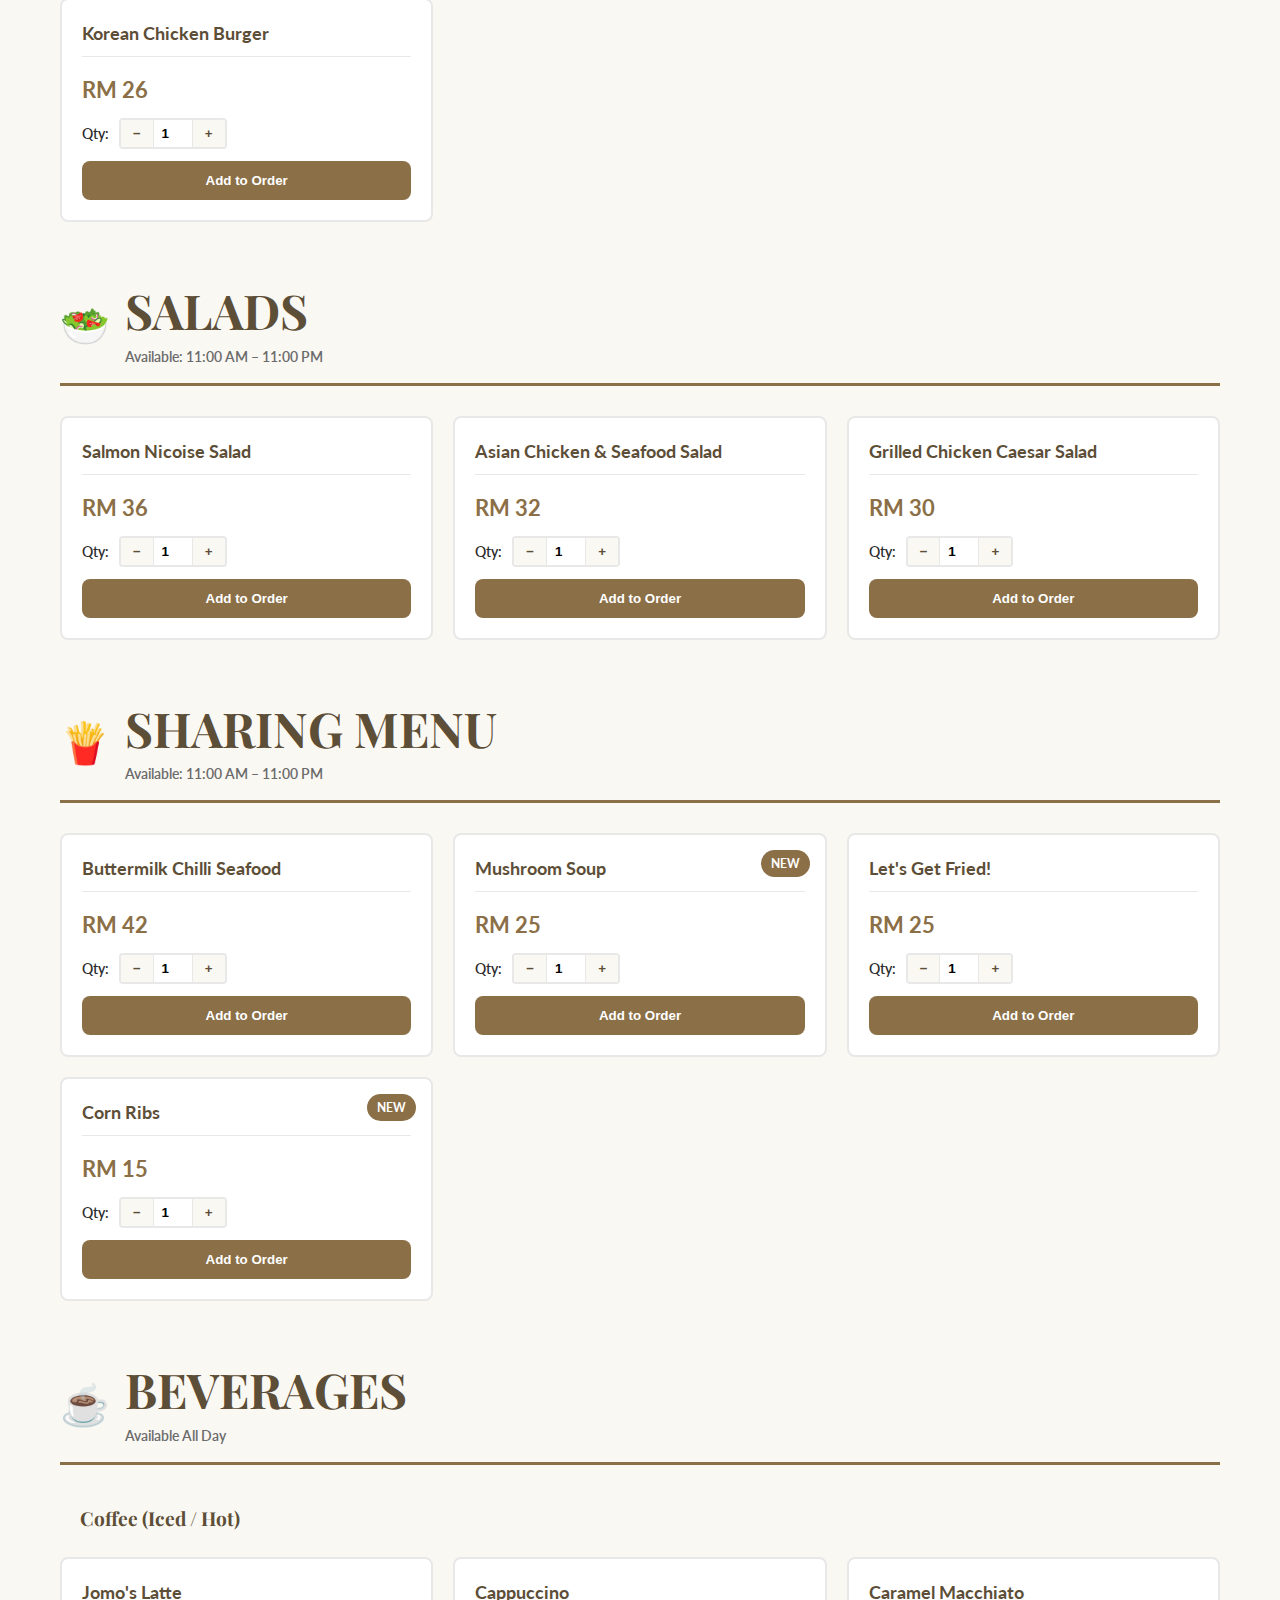
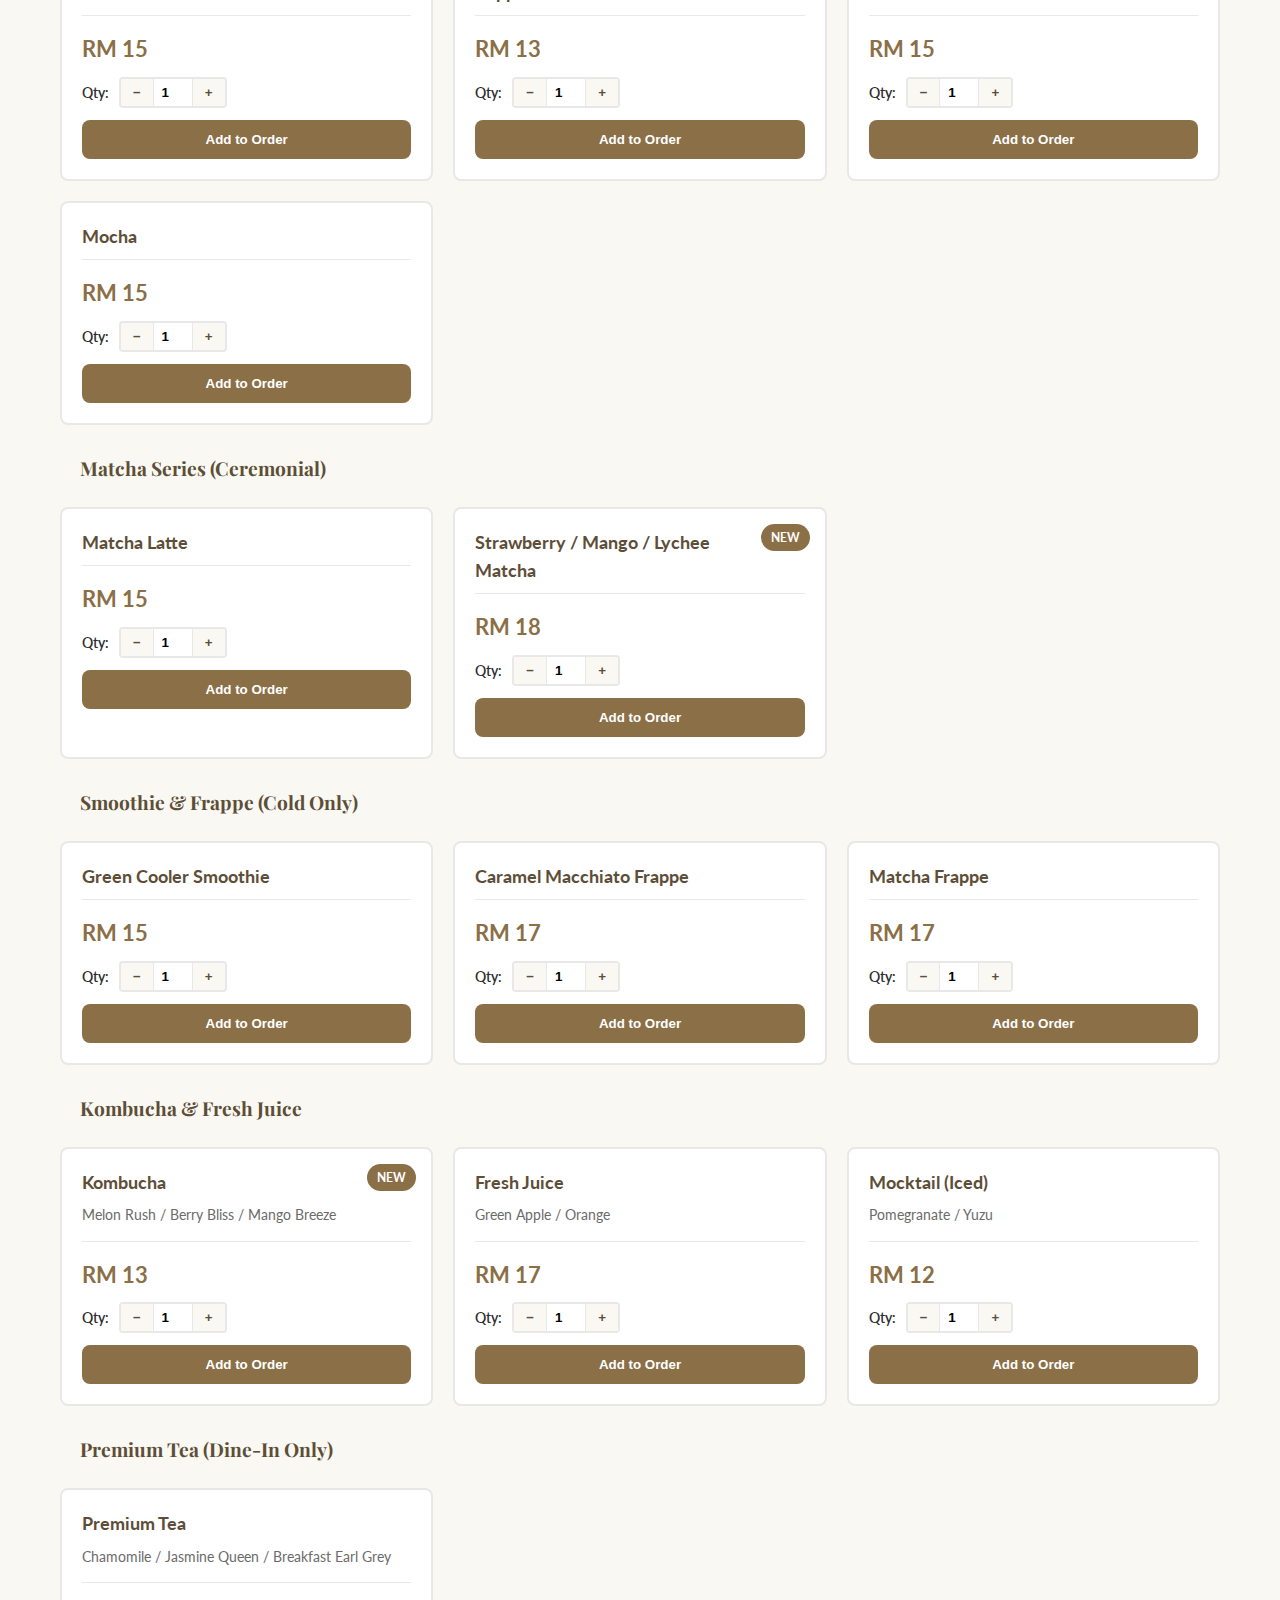
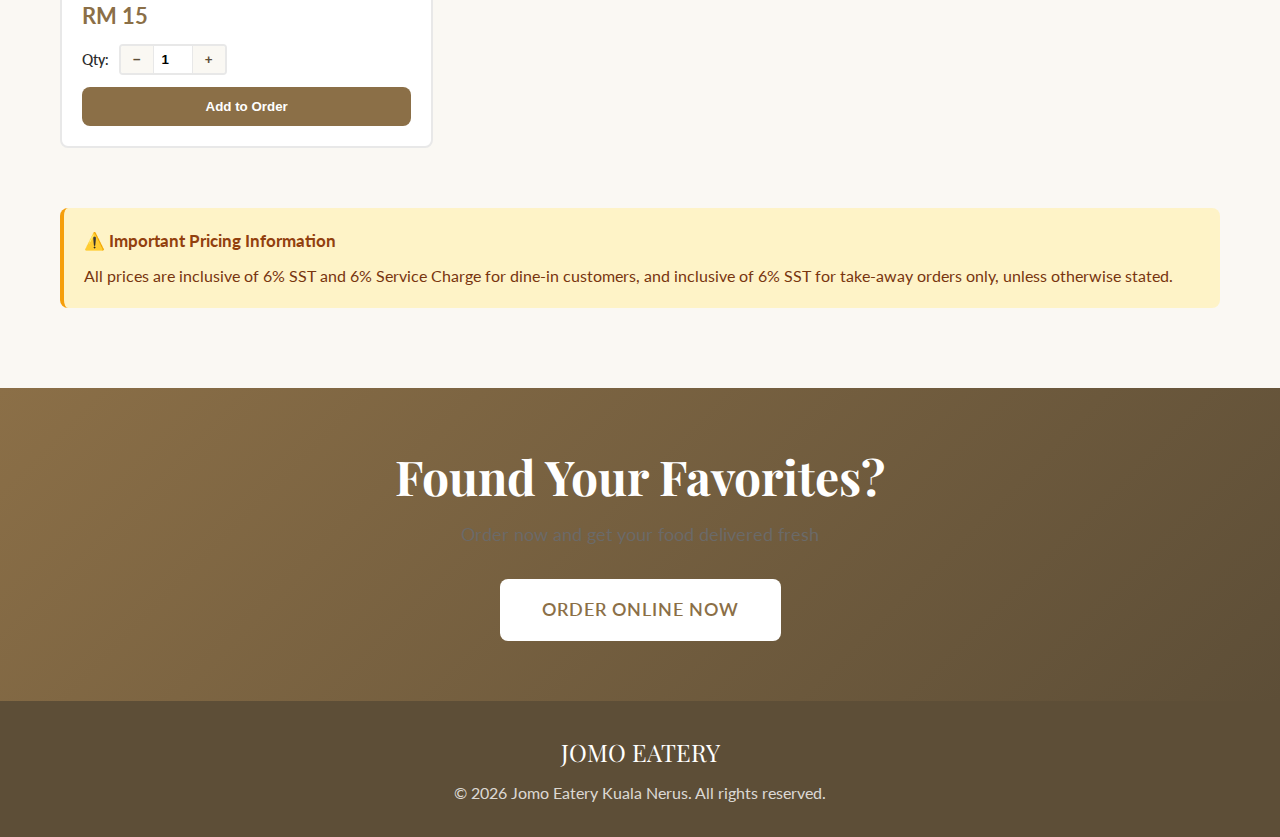
<file: full-menu.html>
<!DOCTYPE html>
<html lang="en">

<head>
    <meta charset="UTF-8">
    <meta name="viewport" content="width=device-width, initial-scale=1.0">
    <meta name="description" content="Complete Digital Menu - Jomo Eatery Kuala Nerus">
    <title>Full Menu - Jomo Eatery Kuala Nerus</title>
    <link rel="stylesheet" href="style.css">
    <link rel="stylesheet" href="order.css">
    <style>
        .menu-header {
            text-align: center;
            padding: 100px 20px 40px;
            background: linear-gradient(135deg, var(--color-primary) 0%, var(--color-accent) 100%);
            color: var(--color-white);
        }

        .menu-header h1 {
            color: var(--color-white);
            font-size: 3rem;
            margin-bottom: 15px;
        }

        .menu-header p {
            font-size: 1.2rem;
            opacity: 0.95;
        }

        .menu-container {
            max-width: 1200px;
            margin: 0 auto;
            padding: 40px 20px;
        }

        .menu-category-section {
            margin-bottom: 60px;
        }

        .category-header {
            display: flex;
            align-items: center;
            gap: 15px;
            margin-bottom: 30px;
            padding-bottom: 15px;
            border-bottom: 3px solid var(--color-primary);
        }

        .category-icon {
            font-size: 2.5rem;
        }

        .category-title {
            flex: 1;
        }

        .category-title h2 {
            color: var(--color-accent);
            margin: 0 0 5px 0;
        }

        .category-time {
            font-size: 0.9rem;
            color: var(--color-text-light);
            font-weight: 600;
        }

        .menu-grid {
            display: grid;
            grid-template-columns: repeat(auto-fill, minmax(320px, 1fr));
            gap: 20px;
        }

        .menu-item {
            background: var(--color-white);
            border: 2px solid var(--color-gray-light);
            border-radius: var(--radius-md);
            padding: 20px;
            transition: all var(--transition-normal);
            position: relative;
        }

        .menu-item:hover {
            border-color: var(--color-primary);
            box-shadow: var(--shadow-md);
            transform: translateY(-3px);
        }

        .item-badge {
            position: absolute;
            top: 15px;
            right: 15px;
            background: var(--color-primary);
            color: var(--color-white);
            padding: 4px 10px;
            border-radius: 15px;
            font-size: 0.75rem;
            font-weight: 700;
            text-transform: uppercase;
        }

        .item-badge.signature {
            background: #DC2626;
        }

        .item-name {
            font-size: 1.1rem;
            font-weight: 700;
            color: var(--color-accent);
            margin-bottom: 8px;
            padding-right: 60px;
        }

        .item-description {
            font-size: 0.85rem;
            color: var(--color-text-light);
            margin-bottom: 15px;
            line-height: 1.5;
        }

        .item-footer {
            display: flex;
            justify-content: space-between;
            align-items: center;
            padding-top: 15px;
            border-top: 1px solid var(--color-gray-light);
        }

        .item-price {
            font-size: 1.4rem;
            font-weight: 700;
            color: var(--color-primary);
        }

        .quantity-selector {
            display: flex;
            align-items: center;
            gap: 10px;
            margin-top: 10px;
        }

        .qty-label {
            font-size: 0.9rem;
            color: var(--color-text-dark);
            font-weight: 600;
        }

        .qty-control {
            display: flex;
            align-items: center;
            border: 2px solid var(--color-gray-light);
            border-radius: var(--radius-sm);
            overflow: hidden;
        }

        .qty-btn {
            padding: 6px 12px;
            background: var(--color-background);
            border: none;
            cursor: pointer;
            font-weight: 700;
            color: var(--color-accent);
            transition: background var(--transition-fast);
        }

        .qty-btn:hover {
            background: var(--color-gray-light);
        }

        .qty-input {
            width: 40px;
            text-align: center;
            border: none;
            border-left: 1px solid var(--color-gray-light);
            border-right: 1px solid var(--color-gray-light);
            padding: 6px;
            font-weight: 600;
        }

        .add-order-btn {
            width: 100%;
            padding: 12px;
            background: var(--color-primary);
            color: var(--color-white);
            border: none;
            border-radius: var(--radius-md);
            font-weight: 600;
            cursor: pointer;
            transition: all var(--transition-fast);
            margin-top: 12px;
        }

        .add-order-btn:hover {
            background: var(--color-accent);
            transform: scale(1.02);
        }

        .pricing-note {
            background: #FEF3C7;
            border-left: 4px solid #F59E0B;
            padding: 20px;
            margin: 40px 0;
            border-radius: var(--radius-md);
        }

        .pricing-note strong {
            color: #92400E;
            display: block;
            margin-bottom: 8px;
            font-size: 1.05rem;
        }

        .pricing-note p {
            color: #78350F;
            margin: 0;
            line-height: 1.6;
        }

        .subcategory {
            background: var(--color-background);
            padding: 12px 20px;
            border-radius: var(--radius-md);
            margin: 20px 0 15px;
        }

        .subcategory h3 {
            color: var(--color-accent);
            margin: 0;
            font-size: 1.2rem;
        }

        @media (max-width: 768px) {
            .menu-header h1 {
                font-size: 2rem;
            }

            .menu-grid {
                grid-template-columns: 1fr;
            }

            .category-header {
                flex-direction: column;
                align-items: flex-start;
            }
        }
    </style>
</head>

<body>
    <!-- Navigation -->
    <nav class="navbar">
        <div class="nav-container">
            <div class="logo">JOMO EATERY</div>
            <ul class="nav-menu">
                <li><a href="index.html">Home</a></li>
                <li><a href="about.html">About</a></li>
                <li><a href="menu.html">Menu</a></li>
                <li><a href="full-menu.html" class="active">Full Menu</a></li>
                <li><a href="order.html">Order Online</a></li>
                <li><a href="contact.html">Contact</a></li>
            </ul>
        </div>
    </nav>

    <!-- Menu Header -->
    <section class="menu-header">
        <h1>Our Complete Menu</h1>
        <p>Discover our full selection of Western cuisine, specialty coffee, and more</p>
    </section>

    <!-- Menu Container -->
    <div class="menu-container">

        <!-- BRUNCH CATEGORY -->
        <section class="menu-category-section">
            <div class="category-header">
                <span class="category-icon">🥞</span>
                <div class="category-title">
                    <h2>BRUNCH</h2>
                    <div class="category-time">Available: 10:00 AM – 3:00 PM</div>
                </div>
            </div>

            <div class="menu-grid">
                <div class="menu-item">
                    <span class="item-badge signature">SIGNATURE</span>
                    <div class="item-name">Nasi Lemak Jomo</div>
                    <div class="item-description">Signature Brunch, 10AM–3PM only</div>
                    <div class="item-footer">
                        <div class="item-price">RM 32</div>
                    </div>
                    <div class="quantity-selector">
                        <span class="qty-label">Qty:</span>
                        <div class="qty-control">
                            <button class="qty-btn">−</button>
                            <input type="number" class="qty-input" value="1" min="1">
                            <button class="qty-btn">+</button>
                        </div>
                    </div>
                    <button class="add-order-btn">Add to Order</button>
                </div>

                <div class="menu-item">
                    <div class="item-name">Jomo's Brekkie</div>
                    <div class="item-footer">
                        <div class="item-price">RM 35</div>
                    </div>
                    <div class="quantity-selector">
                        <span class="qty-label">Qty:</span>
                        <div class="qty-control">
                            <button class="qty-btn">−</button>
                            <input type="number" class="qty-input" value="1" min="1">
                            <button class="qty-btn">+</button>
                        </div>
                    </div>
                    <button class="add-order-btn">Add to Order</button>
                </div>

                <div class="menu-item">
                    <span class="item-badge">NEW</span>
                    <div class="item-name">Smoked Salmon Toast</div>
                    <div class="item-footer">
                        <div class="item-price">RM 36</div>
                    </div>
                    <div class="quantity-selector">
                        <span class="qty-label">Qty:</span>
                        <div class="qty-control">
                            <button class="qty-btn">−</button>
                            <input type="number" class="qty-input" value="1" min="1">
                            <button class="qty-btn">+</button>
                        </div>
                    </div>
                    <button class="add-order-btn">Add to Order</button>
                </div>

                <div class="menu-item">
                    <div class="item-name">Croissant Omelette</div>
                    <div class="item-footer">
                        <div class="item-price">RM 29</div>
                    </div>
                    <div class="quantity-selector">
                        <span class="qty-label">Qty:</span>
                        <div class="qty-control">
                            <button class="qty-btn">−</button>
                            <input type="number" class="qty-input" value="1" min="1">
                            <button class="qty-btn">+</button>
                        </div>
                    </div>
                    <button class="add-order-btn">Add to Order</button>
                </div>

                <div class="menu-item">
                    <div class="item-name">Crispy Chicken & Waffle</div>
                    <div class="item-footer">
                        <div class="item-price">RM 28</div>
                    </div>
                    <div class="quantity-selector">
                        <span class="qty-label">Qty:</span>
                        <div class="qty-control">
                            <button class="qty-btn">−</button>
                            <input type="number" class="qty-input" value="1" min="1">
                            <button class="qty-btn">+</button>
                        </div>
                    </div>
                    <button class="add-order-btn">Add to Order</button>
                </div>
            </div>
        </section>

        <!-- MAIN COURSE CATEGORY -->
        <section class="menu-category-section">
            <div class="category-header">
                <span class="category-icon">🍽️</span>
                <div class="category-title">
                    <h2>MAIN COURSE</h2>
                    <div class="category-time">Available: 11:00 AM – 11:00 PM</div>
                </div>
            </div>

            <div class="menu-grid">
                <div class="menu-item">
                    <div class="item-name">Ribeye Steak</div>
                    <div class="item-description">Angus Beef Ribeye 260g–300g</div>
                    <div class="item-footer">
                        <div class="item-price">RM 99</div>
                    </div>
                    <div class="quantity-selector">
                        <span class="qty-label">Qty:</span>
                        <div class="qty-control">
                            <button class="qty-btn">−</button>
                            <input type="number" class="qty-input" value="1" min="1">
                            <button class="qty-btn">+</button>
                        </div>
                    </div>
                    <button class="add-order-btn">Add to Order</button>
                </div>

                <div class="menu-item">
                    <div class="item-name">Moroccan Lamb Shank</div>
                    <div class="item-footer">
                        <div class="item-price">RM 65</div>
                    </div>
                    <div class="quantity-selector">
                        <span class="qty-label">Qty:</span>
                        <div class="qty-control">
                            <button class="qty-btn">−</button>
                            <input type="number" class="qty-input" value="1" min="1">
                            <button class="qty-btn">+</button>
                        </div>
                    </div>
                    <button class="add-order-btn">Add to Order</button>
                </div>

                <div class="menu-item">
                    <span class="item-badge">NEW</span>
                    <div class="item-name">Salmon Fillet</div>
                    <div class="item-footer">
                        <div class="item-price">RM 48</div>
                    </div>
                    <div class="quantity-selector">
                        <span class="qty-label">Qty:</span>
                        <div class="qty-control">
                            <button class="qty-btn">−</button>
                            <input type="number" class="qty-input" value="1" min="1">
                            <button class="qty-btn">+</button>
                        </div>
                    </div>
                    <button class="add-order-btn">Add to Order</button>
                </div>

                <div class="menu-item">
                    <div class="item-name">Fish & Chips</div>
                    <div class="item-footer">
                        <div class="item-price">RM 28</div>
                    </div>
                    <div class="quantity-selector">
                        <span class="qty-label">Qty:</span>
                        <div class="qty-control">
                            <button class="qty-btn">−</button>
                            <input type="number" class="qty-input" value="1" min="1">
                            <button class="qty-btn">+</button>
                        </div>
                    </div>
                    <button class="add-order-btn">Add to Order</button>
                </div>

                <div class="menu-item">
                    <div class="item-name">Thai Chilli Lamb Rice</div>
                    <div class="item-footer">
                        <div class="item-price">RM 39</div>
                    </div>
                    <div class="quantity-selector">
                        <span class="qty-label">Qty:</span>
                        <div class="qty-control">
                            <button class="qty-btn">−</button>
                            <input type="number" class="qty-input" value="1" min="1">
                            <button class="qty-btn">+</button>
                        </div>
                    </div>
                    <button class="add-order-btn">Add to Order</button>
                </div>

                <div class="menu-item">
                    <div class="item-name">Harimanada Oyster</div>
                    <div class="item-description">3 pcs / 6 pcs / 10 pcs available</div>
                    <div class="item-footer">
                        <div class="item-price">RM 50 - 130</div>
                    </div>
                    <div class="quantity-selector">
                        <span class="qty-label">Qty:</span>
                        <div class="qty-control">
                            <button class="qty-btn">−</button>
                            <input type="number" class="qty-input" value="1" min="1">
                            <button class="qty-btn">+</button>
                        </div>
                    </div>
                    <button class="add-order-btn">Add to Order</button>
                </div>
            </div>
        </section>

        <!-- PASTA CATEGORY -->
        <section class="menu-category-section">
            <div class="category-header">
                <span class="category-icon">🍝</span>
                <div class="category-title">
                    <h2>PASTA</h2>
                    <div class="category-time">Available: 11:00 AM – 11:00 PM</div>
                </div>
            </div>

            <!-- Aglio Olio -->
            <div class="subcategory">
                <h3>Aglio Olio</h3>
            </div>
            <div class="menu-grid">
                <div class="menu-item">
                    <div class="item-name">Seafood Aglio Olio</div>
                    <div class="item-footer">
                        <div class="item-price">RM 38</div>
                    </div>
                    <div class="quantity-selector">
                        <span class="qty-label">Qty:</span>
                        <div class="qty-control">
                            <button class="qty-btn">−</button>
                            <input type="number" class="qty-input" value="1" min="1">
                            <button class="qty-btn">+</button>
                        </div>
                    </div>
                    <button class="add-order-btn">Add to Order</button>
                </div>

                <div class="menu-item">
                    <div class="item-name">Grilled Chicken Aglio Olio</div>
                    <div class="item-footer">
                        <div class="item-price">RM 33</div>
                    </div>
                    <div class="quantity-selector">
                        <span class="qty-label">Qty:</span>
                        <div class="qty-control">
                            <button class="qty-btn">−</button>
                            <input type="number" class="qty-input" value="1" min="1">
                            <button class="qty-btn">+</button>
                        </div>
                    </div>
                    <button class="add-order-btn">Add to Order</button>
                </div>
            </div>

            <!-- Carbonara -->
            <div class="subcategory">
                <h3>Carbonara</h3>
            </div>
            <div class="menu-grid">
                <div class="menu-item">
                    <div class="item-name">Smoked Beef Carbonara</div>
                    <div class="item-footer">
                        <div class="item-price">RM 33</div>
                    </div>
                    <div class="quantity-selector">
                        <span class="qty-label">Qty:</span>
                        <div class="qty-control">
                            <button class="qty-btn">−</button>
                            <input type="number" class="qty-input" value="1" min="1">
                            <button class="qty-btn">+</button>
                        </div>
                    </div>
                    <button class="add-order-btn">Add to Order</button>
                </div>

                <div class="menu-item">
                    <div class="item-name">Crispy Chicken Carbonara</div>
                    <div class="item-footer">
                        <div class="item-price">RM 28</div>
                    </div>
                    <div class="quantity-selector">
                        <span class="qty-label">Qty:</span>
                        <div class="qty-control">
                            <button class="qty-btn">−</button>
                            <input type="number" class="qty-input" value="1" min="1">
                            <button class="qty-btn">+</button>
                        </div>
                    </div>
                    <button class="add-order-btn">Add to Order</button>
                </div>
            </div>

            <!-- Salted Egg -->
            <div class="subcategory">
                <h3>Salted Egg Pasta</h3>
            </div>
            <div class="menu-grid">
                <div class="menu-item">
                    <div class="item-name">Prawn Salted Egg Pasta</div>
                    <div class="item-footer">
                        <div class="item-price">RM 38</div>
                    </div>
                    <div class="quantity-selector">
                        <span class="qty-label">Qty:</span>
                        <div class="qty-control">
                            <button class="qty-btn">−</button>
                            <input type="number" class="qty-input" value="1" min="1">
                            <button class="qty-btn">+</button>
                        </div>
                    </div>
                    <button class="add-order-btn">Add to Order</button>
                </div>

                <div class="menu-item">
                    <div class="item-name">Soft Shell Crab Salted Egg</div>
                    <div class="item-footer">
                        <div class="item-price">RM 36</div>
                    </div>
                    <div class="quantity-selector">
                        <span class="qty-label">Qty:</span>
                        <div class="qty-control">
                            <button class="qty-btn">−</button>
                            <input type="number" class="qty-input" value="1" min="1">
                            <button class="qty-btn">+</button>
                        </div>
                    </div>
                    <button class="add-order-btn">Add to Order</button>
                </div>
            </div>
        </section>

        <!-- BURGERS & SANDWICHES -->
        <section class="menu-category-section">
            <div class="category-header">
                <span class="category-icon">🍔</span>
                <div class="category-title">
                    <h2>BURGERS & SANDWICHES</h2>
                    <div class="category-time">Available: 11:00 AM – 11:00 PM</div>
                </div>
            </div>

            <div class="menu-grid">
                <div class="menu-item">
                    <div class="item-name">Ribeye Beef Burger</div>
                    <div class="item-footer">
                        <div class="item-price">RM 42</div>
                    </div>
                    <div class="quantity-selector">
                        <span class="qty-label">Qty:</span>
                        <div class="qty-control">
                            <button class="qty-btn">−</button>
                            <input type="number" class="qty-input" value="1" min="1">
                            <button class="qty-btn">+</button>
                        </div>
                    </div>
                    <button class="add-order-btn">Add to Order</button>
                </div>

                <div class="menu-item">
                    <span class="item-badge">NEW</span>
                    <div class="item-name">Prawn Toast</div>
                    <div class="item-footer">
                        <div class="item-price">RM 38</div>
                    </div>
                    <div class="quantity-selector">
                        <span class="qty-label">Qty:</span>
                        <div class="qty-control">
                            <button class="qty-btn">−</button>
                            <input type="number" class="qty-input" value="1" min="1">
                            <button class="qty-btn">+</button>
                        </div>
                    </div>
                    <button class="add-order-btn">Add to Order</button>
                </div>

                <div class="menu-item">
                    <div class="item-name">Panini Chicken Sandwich</div>
                    <div class="item-footer">
                        <div class="item-price">RM 35</div>
                    </div>
                    <div class="quantity-selector">
                        <span class="qty-label">Qty:</span>
                        <div class="qty-control">
                            <button class="qty-btn">−</button>
                            <input type="number" class="qty-input" value="1" min="1">
                            <button class="qty-btn">+</button>
                        </div>
                    </div>
                    <button class="add-order-btn">Add to Order</button>
                </div>

                <div class="menu-item">
                    <div class="item-name">Korean Chicken Burger</div>
                    <div class="item-footer">
                        <div class="item-price">RM 26</div>
                    </div>
                    <div class="quantity-selector">
                        <span class="qty-label">Qty:</span>
                        <div class="qty-control">
                            <button class="qty-btn">−</button>
                            <input type="number" class="qty-input" value="1" min="1">
                            <button class="qty-btn">+</button>
                        </div>
                    </div>
                    <button class="add-order-btn">Add to Order</button>
                </div>
            </div>
        </section>

        <!-- SALADS -->
        <section class="menu-category-section">
            <div class="category-header">
                <span class="category-icon">🥗</span>
                <div class="category-title">
                    <h2>SALADS</h2>
                    <div class="category-time">Available: 11:00 AM – 11:00 PM</div>
                </div>
            </div>

            <div class="menu-grid">
                <div class="menu-item">
                    <div class="item-name">Salmon Nicoise Salad</div>
                    <div class="item-footer">
                        <div class="item-price">RM 36</div>
                    </div>
                    <div class="quantity-selector">
                        <span class="qty-label">Qty:</span>
                        <div class="qty-control">
                            <button class="qty-btn">−</button>
                            <input type="number" class="qty-input" value="1" min="1">
                            <button class="qty-btn">+</button>
                        </div>
                    </div>
                    <button class="add-order-btn">Add to Order</button>
                </div>

                <div class="menu-item">
                    <div class="item-name">Asian Chicken & Seafood Salad</div>
                    <div class="item-footer">
                        <div class="item-price">RM 32</div>
                    </div>
                    <div class="quantity-selector">
                        <span class="qty-label">Qty:</span>
                        <div class="qty-control">
                            <button class="qty-btn">−</button>
                            <input type="number" class="qty-input" value="1" min="1">
                            <button class="qty-btn">+</button>
                        </div>
                    </div>
                    <button class="add-order-btn">Add to Order</button>
                </div>

                <div class="menu-item">
                    <div class="item-name">Grilled Chicken Caesar Salad</div>
                    <div class="item-footer">
                        <div class="item-price">RM 30</div>
                    </div>
                    <div class="quantity-selector">
                        <span class="qty-label">Qty:</span>
                        <div class="qty-control">
                            <button class="qty-btn">−</button>
                            <input type="number" class="qty-input" value="1" min="1">
                            <button class="qty-btn">+</button>
                        </div>
                    </div>
                    <button class="add-order-btn">Add to Order</button>
                </div>
            </div>
        </section>

        <!-- SHARING MENU -->
        <section class="menu-category-section">
            <div class="category-header">
                <span class="category-icon">🍟</span>
                <div class="category-title">
                    <h2>SHARING MENU</h2>
                    <div class="category-time">Available: 11:00 AM – 11:00 PM</div>
                </div>
            </div>

            <div class="menu-grid">
                <div class="menu-item">
                    <div class="item-name">Buttermilk Chilli Seafood</div>
                    <div class="item-footer">
                        <div class="item-price">RM 42</div>
                    </div>
                    <div class="quantity-selector">
                        <span class="qty-label">Qty:</span>
                        <div class="qty-control">
                            <button class="qty-btn">−</button>
                            <input type="number" class="qty-input" value="1" min="1">
                            <button class="qty-btn">+</button>
                        </div>
                    </div>
                    <button class="add-order-btn">Add to Order</button>
                </div>

                <div class="menu-item">
                    <span class="item-badge">NEW</span>
                    <div class="item-name">Mushroom Soup</div>
                    <div class="item-footer">
                        <div class="item-price">RM 25</div>
                    </div>
                    <div class="quantity-selector">
                        <span class="qty-label">Qty:</span>
                        <div class="qty-control">
                            <button class="qty-btn">−</button>
                            <input type="number" class="qty-input" value="1" min="1">
                            <button class="qty-btn">+</button>
                        </div>
                    </div>
                    <button class="add-order-btn">Add to Order</button>
                </div>

                <div class="menu-item">
                    <div class="item-name">Let's Get Fried!</div>
                    <div class="item-footer">
                        <div class="item-price">RM 25</div>
                    </div>
                    <div class="quantity-selector">
                        <span class="qty-label">Qty:</span>
                        <div class="qty-control">
                            <button class="qty-btn">−</button>
                            <input type="number" class="qty-input" value="1" min="1">
                            <button class="qty-btn">+</button>
                        </div>
                    </div>
                    <button class="add-order-btn">Add to Order</button>
                </div>

                <div class="menu-item">
                    <span class="item-badge">NEW</span>
                    <div class="item-name">Corn Ribs</div>
                    <div class="item-footer">
                        <div class="item-price">RM 15</div>
                    </div>
                    <div class="quantity-selector">
                        <span class="qty-label">Qty:</span>
                        <div class="qty-control">
                            <button class="qty-btn">−</button>
                            <input type="number" class="qty-input" value="1" min="1">
                            <button class="qty-btn">+</button>
                        </div>
                    </div>
                    <button class="add-order-btn">Add to Order</button>
                </div>
            </div>
        </section>

        <!-- BEVERAGES -->
        <section class="menu-category-section">
            <div class="category-header">
                <span class="category-icon">☕</span>
                <div class="category-title">
                    <h2>BEVERAGES</h2>
                    <div class="category-time">Available All Day</div>
                </div>
            </div>

            <!-- Coffee -->
            <div class="subcategory">
                <h3>Coffee (Iced / Hot)</h3>
            </div>
            <div class="menu-grid">
                <div class="menu-item">
                    <div class="item-name">Jomo's Latte</div>
                    <div class="item-footer">
                        <div class="item-price">RM 15</div>
                    </div>
                    <div class="quantity-selector">
                        <span class="qty-label">Qty:</span>
                        <div class="qty-control">
                            <button class="qty-btn">−</button>
                            <input type="number" class="qty-input" value="1" min="1">
                            <button class="qty-btn">+</button>
                        </div>
                    </div>
                    <button class="add-order-btn">Add to Order</button>
                </div>

                <div class="menu-item">
                    <div class="item-name">Cappuccino</div>
                    <div class="item-footer">
                        <div class="item-price">RM 13</div>
                    </div>
                    <div class="quantity-selector">
                        <span class="qty-label">Qty:</span>
                        <div class="qty-control">
                            <button class="qty-btn">−</button>
                            <input type="number" class="qty-input" value="1" min="1">
                            <button class="qty-btn">+</button>
                        </div>
                    </div>
                    <button class="add-order-btn">Add to Order</button>
                </div>

                <div class="menu-item">
                    <div class="item-name">Caramel Macchiato</div>
                    <div class="item-footer">
                        <div class="item-price">RM 15</div>
                    </div>
                    <div class="quantity-selector">
                        <span class="qty-label">Qty:</span>
                        <div class="qty-control">
                            <button class="qty-btn">−</button>
                            <input type="number" class="qty-input" value="1" min="1">
                            <button class="qty-btn">+</button>
                        </div>
                    </div>
                    <button class="add-order-btn">Add to Order</button>
                </div>

                <div class="menu-item">
                    <div class="item-name">Mocha</div>
                    <div class="item-footer">
                        <div class="item-price">RM 15</div>
                    </div>
                    <div class="quantity-selector">
                        <span class="qty-label">Qty:</span>
                        <div class="qty-control">
                            <button class="qty-btn">−</button>
                            <input type="number" class="qty-input" value="1" min="1">
                            <button class="qty-btn">+</button>
                        </div>
                    </div>
                    <button class="add-order-btn">Add to Order</button>
                </div>
            </div>

            <!-- Matcha Series -->
            <div class="subcategory">
                <h3>Matcha Series (Ceremonial)</h3>
            </div>
            <div class="menu-grid">
                <div class="menu-item">
                    <div class="item-name">Matcha Latte</div>
                    <div class="item-footer">
                        <div class="item-price">RM 15</div>
                    </div>
                    <div class="quantity-selector">
                        <span class="qty-label">Qty:</span>
                        <div class="qty-control">
                            <button class="qty-btn">−</button>
                            <input type="number" class="qty-input" value="1" min="1">
                            <button class="qty-btn">+</button>
                        </div>
                    </div>
                    <button class="add-order-btn">Add to Order</button>
                </div>

                <div class="menu-item">
                    <span class="item-badge">NEW</span>
                    <div class="item-name">Strawberry / Mango / Lychee Matcha</div>
                    <div class="item-footer">
                        <div class="item-price">RM 18</div>
                    </div>
                    <div class="quantity-selector">
                        <span class="qty-label">Qty:</span>
                        <div class="qty-control">
                            <button class="qty-btn">−</button>
                            <input type="number" class="qty-input" value="1" min="1">
                            <button class="qty-btn">+</button>
                        </div>
                    </div>
                    <button class="add-order-btn">Add to Order</button>
                </div>
            </div>

            <!-- Smoothie & Frappe -->
            <div class="subcategory">
                <h3>Smoothie & Frappe (Cold Only)</h3>
            </div>
            <div class="menu-grid">
                <div class="menu-item">
                    <div class="item-name">Green Cooler Smoothie</div>
                    <div class="item-footer">
                        <div class="item-price">RM 15</div>
                    </div>
                    <div class="quantity-selector">
                        <span class="qty-label">Qty:</span>
                        <div class="qty-control">
                            <button class="qty-btn">−</button>
                            <input type="number" class="qty-input" value="1" min="1">
                            <button class="qty-btn">+</button>
                        </div>
                    </div>
                    <button class="add-order-btn">Add to Order</button>
                </div>

                <div class="menu-item">
                    <div class="item-name">Caramel Macchiato Frappe</div>
                    <div class="item-footer">
                        <div class="item-price">RM 17</div>
                    </div>
                    <div class="quantity-selector">
                        <span class="qty-label">Qty:</span>
                        <div class="qty-control">
                            <button class="qty-btn">−</button>
                            <input type="number" class="qty-input" value="1" min="1">
                            <button class="qty-btn">+</button>
                        </div>
                    </div>
                    <button class="add-order-btn">Add to Order</button>
                </div>

                <div class="menu-item">
                    <div class="item-name">Matcha Frappe</div>
                    <div class="item-footer">
                        <div class="item-price">RM 17</div>
                    </div>
                    <div class="quantity-selector">
                        <span class="qty-label">Qty:</span>
                        <div class="qty-control">
                            <button class="qty-btn">−</button>
                            <input type="number" class="qty-input" value="1" min="1">
                            <button class="qty-btn">+</button>
                        </div>
                    </div>
                    <button class="add-order-btn">Add to Order</button>
                </div>
            </div>

            <!-- Kombuch & Juice -->
            <div class="subcategory">
                <h3>Kombucha & Fresh Juice</h3>
            </div>
            <div class="menu-grid">
                <div class="menu-item">
                    <span class="item-badge">NEW</span>
                    <div class="item-name">Kombucha</div>
                    <div class="item-description">Melon Rush / Berry Bliss / Mango Breeze</div>
                    <div class="item-footer">
                        <div class="item-price">RM 13</div>
                    </div>
                    <div class="quantity-selector">
                        <span class="qty-label">Qty:</span>
                        <div class="qty-control">
                            <button class="qty-btn">−</button>
                            <input type="number" class="qty-input" value="1" min="1">
                            <button class="qty-btn">+</button>
                        </div>
                    </div>
                    <button class="add-order-btn">Add to Order</button>
                </div>

                <div class="menu-item">
                    <div class="item-name">Fresh Juice</div>
                    <div class="item-description">Green Apple / Orange</div>
                    <div class="item-footer">
                        <div class="item-price">RM 17</div>
                    </div>
                    <div class="quantity-selector">
                        <span class="qty-label">Qty:</span>
                        <div class="qty-control">
                            <button class="qty-btn">−</button>
                            <input type="number" class="qty-input" value="1" min="1">
                            <button class="qty-btn">+</button>
                        </div>
                    </div>
                    <button class="add-order-btn">Add to Order</button>
                </div>

                <div class="menu-item">
                    <div class="item-name">Mocktail (Iced)</div>
                    <div class="item-description">Pomegranate / Yuzu</div>
                    <div class="item-footer">
                        <div class="item-price">RM 12</div>
                    </div>
                    <div class="quantity-selector">
                        <span class="qty-label">Qty:</span>
                        <div class="qty-control">
                            <button class="qty-btn">−</button>
                            <input type="number" class="qty-input" value="1" min="1">
                            <button class="qty-btn">+</button>
                        </div>
                    </div>
                    <button class="add-order-btn">Add to Order</button>
                </div>
            </div>

            <!-- Premium Tea -->
            <div class="subcategory">
                <h3>Premium Tea (Dine-In Only)</h3>
            </div>
            <div class="menu-grid">
                <div class="menu-item">
                    <div class="item-name">Premium Tea</div>
                    <div class="item-description">Chamomile / Jasmine Queen / Breakfast Earl Grey</div>
                    <div class="item-footer">
                        <div class="item-price">RM 15</div>
                    </div>
                    <div class="quantity-selector">
                        <span class="qty-label">Qty:</span>
                        <div class="qty-control">
                            <button class="qty-btn">−</button>
                            <input type="number" class="qty-input" value="1" min="1">
                            <button class="qty-btn">+</button>
                        </div>
                    </div>
                    <button class="add-order-btn">Add to Order</button>
                </div>
            </div>
        </section>

        <!-- Pricing Note -->
        <div class="pricing-note">
            <strong>⚠️ Important Pricing Information</strong>
            <p>All prices are inclusive of 6% SST and 6% Service Charge for dine-in customers, and inclusive of 6% SST
                for take-away orders only, unless otherwise stated.</p>
        </div>

    </div>

    <!-- Order Online CTA -->
    <section
        style="background: linear-gradient(135deg, var(--color-primary) 0%, var(--color-accent) 100%); padding: 60px 20px; text-align: center; color: var(--color-white);">
        <div class="container">
            <h2 style="color: var(--color-white); margin-bottom: 15px;">Found Your Favorites?</h2>
            <p style="font-size: 1.1rem; margin-bottom: 30px; opacity: 0.95;">Order now and get your food delivered
                fresh</p>
            <a href="order.html" class="btn"
                style="background: var(--color-white); color: var(--color-primary); padding: 15px 40px; font-size: 1.1rem; font-weight: 600;">Order
                Online Now</a>
        </div>
    </section>

    <!-- Footer -->
    <footer class="footer">
        <div class="footer-logo">JOMO EATERY</div>
        <p>&copy; 2026 Jomo Eatery Kuala Nerus. All rights reserved.</p>
    </footer>
</body>

</html>
</file>
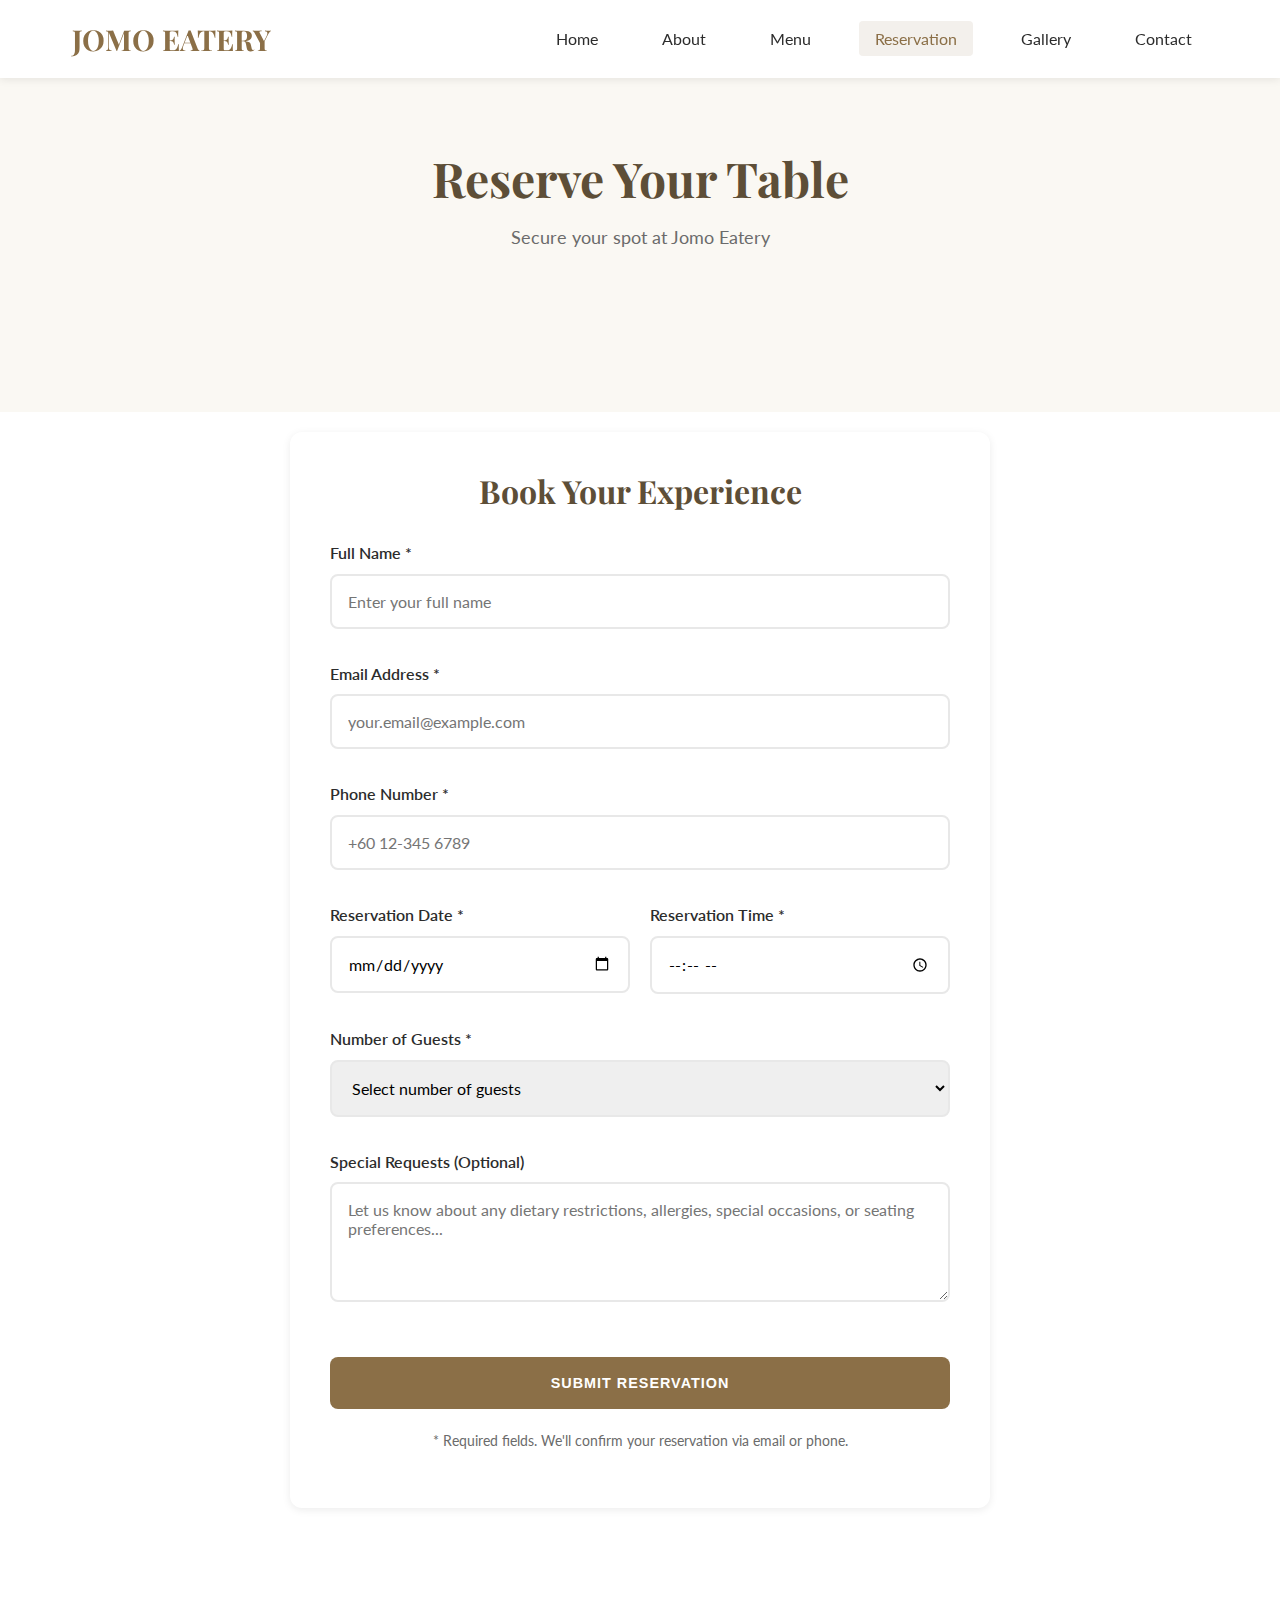
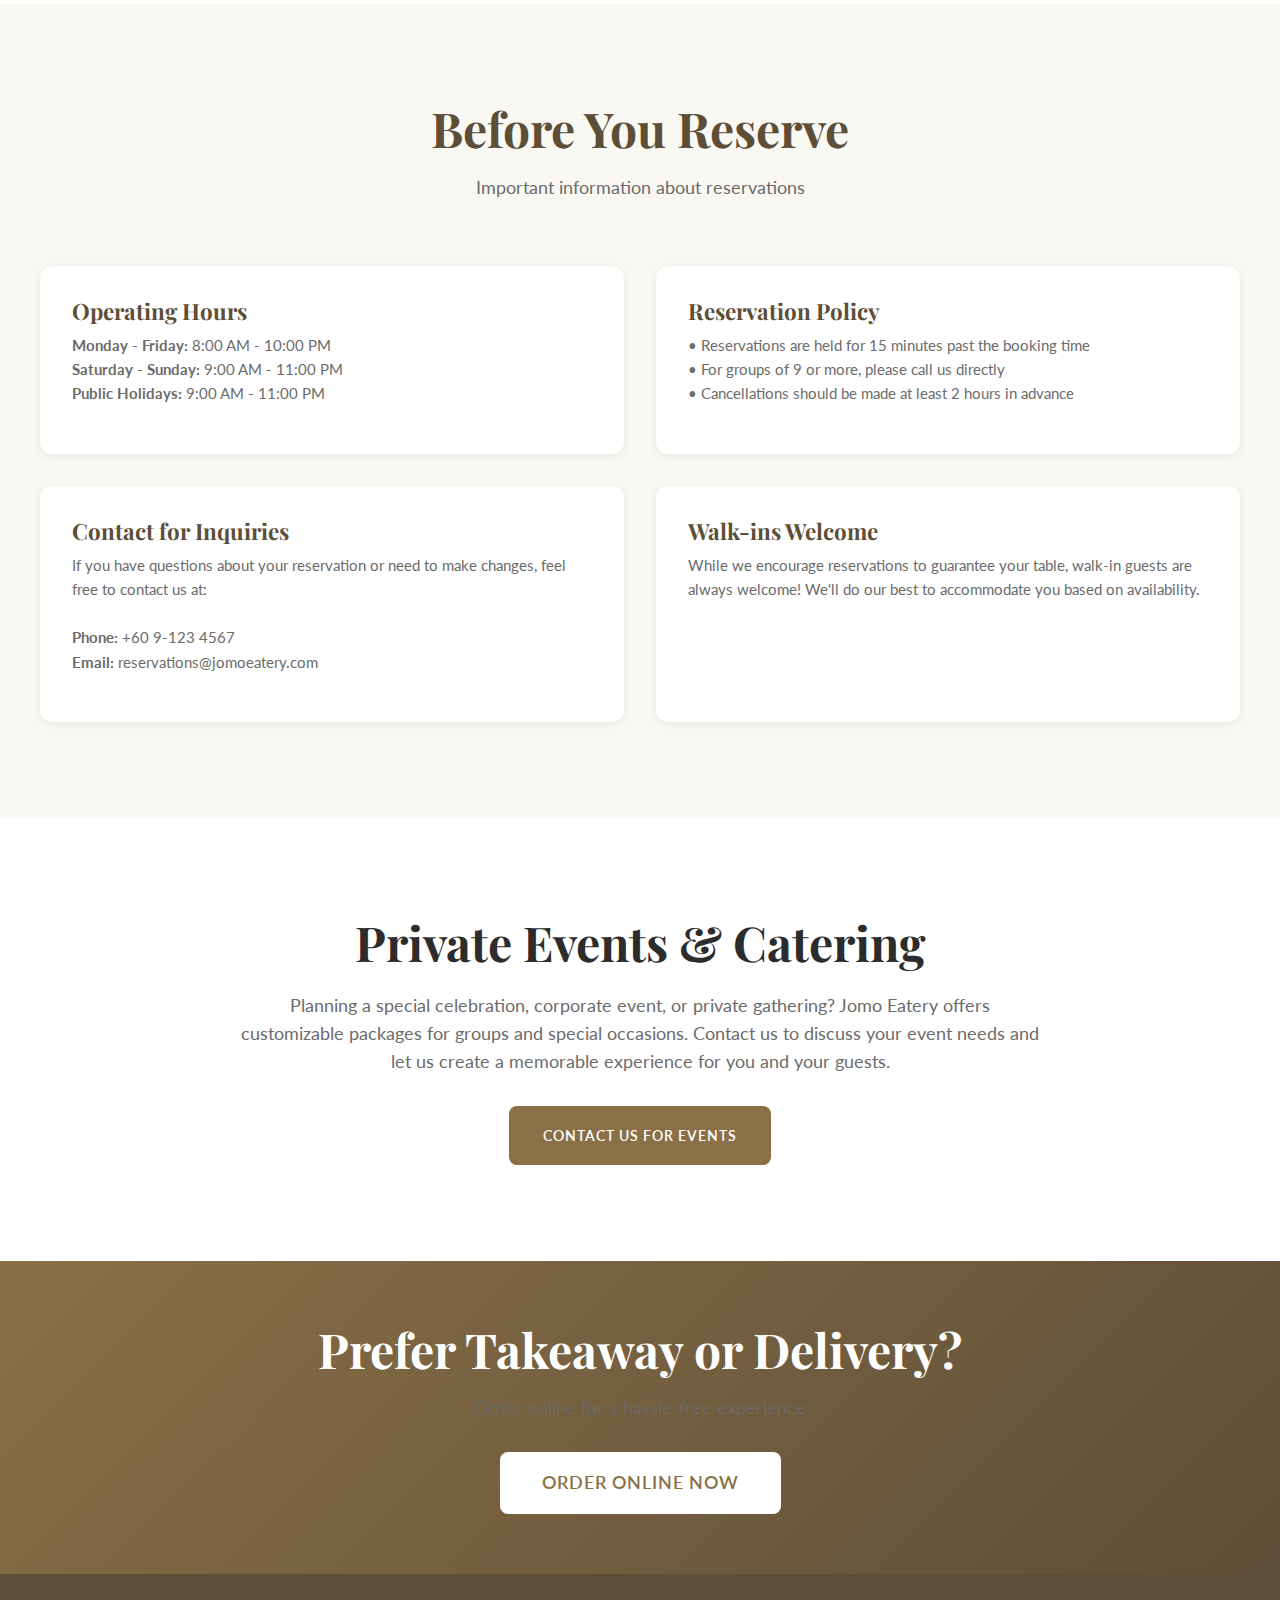
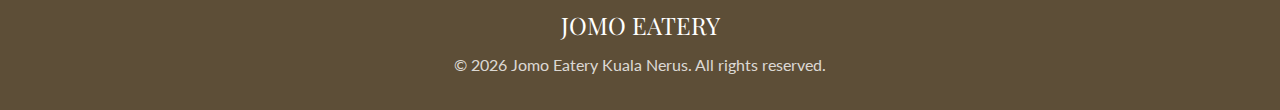
<file: reservation.html>
<!DOCTYPE html>
<html lang="en">

<head>
    <meta charset="UTF-8">
    <meta name="viewport" content="width=device-width, initial-scale=1.0">
    <meta name="description" content="Reserve a table at Jomo Eatery Kuala Nerus - Book your dining experience">
    <title>Reservation - Jomo Eatery Kuala Nerus</title>
    <link rel="stylesheet" href="style.css">
</head>

<body>
    <!-- Navigation -->
    <nav class="navbar">
        <div class="nav-container">
            <div class="logo">JOMO EATERY</div>
            <ul class="nav-menu">
                <li><a href="index.html">Home</a></li>
                <li><a href="about.html">About</a></li>
                <li><a href="menu.html">Menu</a></li>
                <li><a href="reservation.html" class="active">Reservation</a></li>
                <li><a href="gallery.html">Gallery</a></li>
                <li><a href="contact.html">Contact</a></li>
            </ul>
        </div>
    </nav>

    <!-- Reservation Header -->
    <section class="section" style="margin-top: 70px; padding-top: 80px;">
        <div class="container">
            <div class="section-header">
                <h2>Reserve Your Table</h2>
                <p>Secure your spot at Jomo Eatery</p>
            </div>
        </div>
    </section>

    <!-- Reservation Form -->
    <section class="section" style="padding-top: 20px; background-color: #fff;">
        <div class="container">
            <div style="max-width: 700px; margin: 0 auto;">
                <div class="card" style="padding: 40px;">
                    <h3 style="margin-bottom: 30px; color: #5D4E37; text-align: center;">Book Your Experience</h3>

                    <form>
                        <div class="form-group">
                            <label for="name" class="form-label">Full Name *</label>
                            <input type="text" id="name" name="name" class="form-input"
                                placeholder="Enter your full name" required>
                        </div>

                        <div class="form-group">
                            <label for="email" class="form-label">Email Address *</label>
                            <input type="email" id="email" name="email" class="form-input"
                                placeholder="your.email@example.com" required>
                        </div>

                        <div class="form-group">
                            <label for="phone" class="form-label">Phone Number *</label>
                            <input type="tel" id="phone" name="phone" class="form-input" placeholder="+60 12-345 6789"
                                required>
                        </div>

                        <div style="display: grid; grid-template-columns: 1fr 1fr; gap: 20px;">
                            <div class="form-group">
                                <label for="date" class="form-label">Reservation Date *</label>
                                <input type="date" id="date" name="date" class="form-input" required>
                            </div>

                            <div class="form-group">
                                <label for="time" class="form-label">Reservation Time *</label>
                                <input type="time" id="time" name="time" class="form-input" required>
                            </div>
                        </div>

                        <div class="form-group">
                            <label for="guests" class="form-label">Number of Guests *</label>
                            <select id="guests" name="guests" class="form-select" required>
                                <option value="">Select number of guests</option>
                                <option value="1">1 Guest</option>
                                <option value="2">2 Guests</option>
                                <option value="3">3 Guests</option>
                                <option value="4">4 Guests</option>
                                <option value="5">5 Guests</option>
                                <option value="6">6 Guests</option>
                                <option value="7">7 Guests</option>
                                <option value="8">8 Guests</option>
                                <option value="more">More than 8 (please specify in special requests)</option>
                            </select>
                        </div>

                        <div class="form-group">
                            <label for="requests" class="form-label">Special Requests (Optional)</label>
                            <textarea id="requests" name="requests" class="form-textarea"
                                placeholder="Let us know about any dietary restrictions, allergies, special occasions, or seating preferences..."></textarea>
                        </div>

                        <button type="submit" class="btn btn-primary form-submit">Submit Reservation</button>

                        <p style="text-align: center; font-size: 0.9rem; color: #6B6B6B; margin-top: 20px;">
                            * Required fields. We'll confirm your reservation via email or phone.
                        </p>
                    </form>
                </div>
            </div>
        </div>
    </section>

    <!-- Information Section -->
    <section class="section">
        <div class="container">
            <div class="section-header">
                <h2>Before You Reserve</h2>
                <p>Important information about reservations</p>
            </div>

            <div class="grid grid-2">
                <div class="card">
                    <div class="card-content">
                        <h4 class="card-title">Operating Hours</h4>
                        <p class="card-description">
                            <strong>Monday - Friday:</strong> 8:00 AM - 10:00 PM<br>
                            <strong>Saturday - Sunday:</strong> 9:00 AM - 11:00 PM<br>
                            <strong>Public Holidays:</strong> 9:00 AM - 11:00 PM
                        </p>
                    </div>
                </div>

                <div class="card">
                    <div class="card-content">
                        <h4 class="card-title">Reservation Policy</h4>
                        <p class="card-description">
                            • Reservations are held for 15 minutes past the booking time<br>
                            • For groups of 9 or more, please call us directly<br>
                            • Cancellations should be made at least 2 hours in advance
                        </p>
                    </div>
                </div>

                <div class="card">
                    <div class="card-content">
                        <h4 class="card-title">Contact for Inquiries</h4>
                        <p class="card-description">
                            If you have questions about your reservation or need to make changes, feel free to contact
                            us at:<br><br>
                            <strong>Phone:</strong> +60 9-123 4567<br>
                            <strong>Email:</strong> reservations@jomoeatery.com
                        </p>
                    </div>
                </div>

                <div class="card">
                    <div class="card-content">
                        <h4 class="card-title">Walk-ins Welcome</h4>
                        <p class="card-description">
                            While we encourage reservations to guarantee your table, walk-in guests are always welcome!
                            We'll do our best to accommodate you based on availability.
                        </p>
                    </div>
                </div>
            </div>
        </div>
    </section>

    <!-- Additional Info -->
    <section class="section" style="background-color: #fff;">
        <div class="container">
            <div style="text-align: center; max-width: 800px; margin: 0 auto;">
                <h2 style="margin-bottom: 20px;">Private Events & Catering</h2>
                <p style="font-size: 1.1rem; color: #6B6B6B; margin-bottom: 30px;">
                    Planning a special celebration, corporate event, or private gathering? Jomo Eatery offers
                    customizable packages for groups and special occasions. Contact us to discuss your event needs and
                    let us create a memorable experience for you and your guests.
                </p>
                <a href="contact.html" class="btn btn-primary">Contact Us for Events</a>
            </div>
        </div>
    </section>

    <!-- Order Online CTA -->
    <section
        style="background: linear-gradient(135deg, var(--color-primary) 0%, var(--color-accent) 100%); padding: 60px 20px; text-align: center; color: var(--color-white);">
        <div class="container">
            <h2 style="color: var(--color-white); margin-bottom: 15px;">Prefer Takeaway or Delivery?</h2>
            <p style="font-size: 1.1rem; margin-bottom: 30px; opacity: 0.95;">Order online for a hassle-free experience
            </p>
            <a href="order.html" class="btn"
                style="background: var(--color-white); color: var(--color-primary); padding: 15px 40px; font-size: 1.1rem; font-weight: 600;">Order
                Online Now</a>
        </div>
    </section>

    <!-- Footer -->
    <footer class="footer">
        <div class="footer-logo">JOMO EATERY</div>
        <p>&copy; 2026 Jomo Eatery Kuala Nerus. All rights reserved.</p>
    </footer>
</body>

</html>
</file>
<file: style.css>
/* ===================================
   JOMO EATERY - STYLE.CSS
   Modern Café Website Styling
   ================================== */

/* Google Fonts Import */
@import url('https://fonts.googleapis.com/css2?family=Playfair+Display:wght@400;600;700&family=Lato:wght@300;400;700&display=swap');

/* ===================================
   CSS RESET & BASE STYLES
   ================================== */

* {
    margin: 0;
    padding: 0;
    box-sizing: border-box;
}

:root {
    /* Color Palette - Café-inspired */
    --color-primary: #8B6F47;      /* Warm brown */
    --color-secondary: #D4A574;    /* Light beige */
    --color-accent: #5D4E37;       /* Dark coffee brown */
    --color-background: #FAF8F3;   /* Cream white */
    --color-white: #FFFFFF;
    --color-text-dark: #2C2C2C;
    --color-text-light: #6B6B6B;
    --color-gray-light: #E8E8E8;
    
    /* Typography */
    --font-heading: 'Playfair Display', serif;
    --font-body: 'Lato', sans-serif;
    
    /* Spacing */
    --spacing-xs: 0.5rem;
    --spacing-sm: 1rem;
    --spacing-md: 2rem;
    --spacing-lg: 4rem;
    --spacing-xl: 6rem;
    
    /* Border Radius */
    --radius-sm: 4px;
    --radius-md: 8px;
    --radius-lg: 12px;
    
    /* Shadows */
    --shadow-sm: 0 2px 8px rgba(0, 0, 0, 0.08);
    --shadow-md: 0 4px 16px rgba(0, 0, 0, 0.12);
    --shadow-lg: 0 8px 24px rgba(0, 0, 0, 0.15);
    
    /* Transitions */
    --transition-fast: 0.2s ease;
    --transition-normal: 0.3s ease;
    --transition-slow: 0.5s ease;
}

html {
    scroll-behavior: smooth;
}

body {
    font-family: var(--font-body);
    color: var(--color-text-dark);
    background-color: var(--color-background);
    line-height: 1.6;
    overflow-x: hidden;
}

/* ===================================
   TYPOGRAPHY
   ================================== */

h1, h2, h3, h4, h5, h6 {
    font-family: var(--font-heading);
    font-weight: 700;
    line-height: 1.2;
    margin-bottom: var(--spacing-sm);
}

h1 {
    font-size: clamp(2.5rem, 5vw, 4rem);
}

h2 {
    font-size: clamp(2rem, 4vw, 3rem);
}

h3 {
    font-size: clamp(1.5rem, 3vw, 2rem);
}

h4 {
    font-size: 1.5rem;
}

p {
    margin-bottom: var(--spacing-sm);
    color: var(--color-text-light);
}

a {
    text-decoration: none;
    color: inherit;
}

/* ===================================
   NAVIGATION
   ================================== */

.navbar {
    position: fixed;
    top: 0;
    left: 0;
    width: 100%;
    background-color: var(--color-white);
    box-shadow: var(--shadow-sm);
    z-index: 1000;
    padding: var(--spacing-sm) 0;
}

.nav-container {
    max-width: 1200px;
    margin: 0 auto;
    padding: 0 var(--spacing-md);
    display: flex;
    justify-content: space-between;
    align-items: center;
}

.logo {
    font-family: var(--font-heading);
    font-size: 1.8rem;
    font-weight: 700;
    color: var(--color-primary);
}

.nav-menu {
    display: flex;
    list-style: none;
    gap: var(--spacing-md);
}

.nav-menu li a {
    color: var(--color-text-dark);
    font-weight: 400;
    padding: var(--spacing-xs) var(--spacing-sm);
    border-radius: var(--radius-sm);
    transition: all var(--transition-fast);
    position: relative;
}

.nav-menu li a:hover,
.nav-menu li a.active {
    color: var(--color-primary);
    background-color: rgba(139, 111, 71, 0.1);
}

/* ===================================
   HERO SECTION
   ================================== */

.hero {
    height: 100vh;
    display: flex;
    align-items: center;
    justify-content: center;
    text-align: center;
    background-size: cover;
    background-position: center;
    background-attachment: fixed;
    position: relative;
    margin-top: 70px;
}

.hero::before {
    content: '';
    position: absolute;
    top: 0;
    left: 0;
    width: 100%;
    height: 100%;
    background: linear-gradient(rgba(0, 0, 0, 0.3), rgba(0, 0, 0, 0.5));
    z-index: 1;
}

.hero-content {
    position: relative;
    z-index: 2;
    color: var(--color-white);
    max-width: 800px;
    padding: var(--spacing-md);
}

.hero h1 {
    color: var(--color-white);
    margin-bottom: var(--spacing-sm);
    text-shadow: 2px 2px 8px rgba(0, 0, 0, 0.3);
}

.hero p {
    font-size: 1.3rem;
    color: rgba(255, 255, 255, 0.95);
    margin-bottom: var(--spacing-md);
    text-shadow: 1px 1px 4px rgba(0, 0, 0, 0.3);
}

/* ===================================
   BUTTONS
   ================================== */

.btn {
    display: inline-block;
    padding: var(--spacing-sm) var(--spacing-md);
    border-radius: var(--radius-md);
    font-weight: 600;
    text-transform: uppercase;
    letter-spacing: 1px;
    transition: all var(--transition-normal);
    cursor: pointer;
    border: 2px solid transparent;
    font-size: 0.9rem;
}

.btn-primary {
    background-color: var(--color-primary);
    color: var(--color-white);
}

.btn-primary:hover {
    background-color: var(--color-accent);
    transform: translateY(-2px);
    box-shadow: var(--shadow-md);
}

.btn-outline {
    background-color: transparent;
    color: var(--color-white);
    border: 2px solid var(--color-white);
}

.btn-outline:hover {
    background-color: var(--color-white);
    color: var(--color-primary);
    transform: translateY(-2px);
}

.btn-group {
    display: flex;
    gap: var(--spacing-sm);
    flex-wrap: wrap;
    justify-content: center;
}

/* ===================================
   SECTIONS
   ================================== */

.section {
    padding: var(--spacing-xl) var(--spacing-md);
}

.container {
    max-width: 1200px;
    margin: 0 auto;
}

.section-header {
    text-align: center;
    margin-bottom: var(--spacing-lg);
}

.section-header h2 {
    color: var(--color-accent);
    margin-bottom: var(--spacing-sm);
}

.section-header p {
    max-width: 600px;
    margin: 0 auto;
    font-size: 1.1rem;
}

/* ===================================
   CARDS
   ================================== */

.card {
    background-color: var(--color-white);
    border-radius: var(--radius-lg);
    overflow: hidden;
    box-shadow: var(--shadow-sm);
    transition: all var(--transition-normal);
}

.card:hover {
    transform: translateY(-8px);
    box-shadow: var(--shadow-lg);
}

.card-img {
    width: 100%;
    height: 250px;
    object-fit: cover;
}

.card-content {
    padding: var(--spacing-md);
}

.card-title {
    font-size: 1.4rem;
    color: var(--color-accent);
    margin-bottom: var(--spacing-xs);
}

.card-description {
    font-size: 0.95rem;
    margin-bottom: var(--spacing-sm);
}

.card-price {
    font-size: 1.3rem;
    font-weight: 700;
    color: var(--color-primary);
}

/* ===================================
   GRID LAYOUTS
   ================================== */

.grid {
    display: grid;
    gap: var(--spacing-md);
}

.grid-2 {
    grid-template-columns: repeat(2, 1fr);
}

.grid-3 {
    grid-template-columns: repeat(3, 1fr);
}

.grid-4 {
    grid-template-columns: repeat(4, 1fr);
}

/* ===================================
   FORMS
   ================================== */

.form-group {
    margin-bottom: var(--spacing-md);
}

.form-label {
    display: block;
    font-weight: 600;
    margin-bottom: var(--spacing-xs);
    color: var(--color-text-dark);
}

.form-input,
.form-select,
.form-textarea {
    width: 100%;
    padding: var(--spacing-sm);
    border: 2px solid var(--color-gray-light);
    border-radius: var(--radius-md);
    font-family: var(--font-body);
    font-size: 1rem;
    transition: all var(--transition-fast);
}

.form-input:focus,
.form-select:focus,
.form-textarea:focus {
    outline: none;
    border-color: var(--color-primary);
    box-shadow: 0 0 0 3px rgba(139, 111, 71, 0.1);
}

.form-textarea {
    resize: vertical;
    min-height: 120px;
}

.form-submit {
    width: 100%;
    margin-top: var(--spacing-sm);
}

/* ===================================
   GALLERY
   ================================== */

.gallery-grid {
    display: grid;
    grid-template-columns: repeat(4, 1fr);
    gap: var(--spacing-sm);
}

.gallery-item {
    position: relative;
    overflow: hidden;
    border-radius: var(--radius-md);
    aspect-ratio: 1;
}

.gallery-item img {
    width: 100%;
    height: 100%;
    object-fit: cover;
    transition: transform var(--transition-slow);
}

.gallery-item:hover img {
    transform: scale(1.1);
}

.gallery-item::after {
    content: '';
    position: absolute;
    top: 0;
    left: 0;
    width: 100%;
    height: 100%;
    background: linear-gradient(rgba(0, 0, 0, 0), rgba(0, 0, 0, 0.6));
    opacity: 0;
    transition: opacity var(--transition-normal);
}

.gallery-item:hover::after {
    opacity: 1;
}

/* ===================================
   CONTACT INFO
   ================================== */

.contact-grid {
    display: grid;
    grid-template-columns: repeat(auto-fit, minmax(300px, 1fr));
    gap: var(--spacing-md);
    margin-bottom: var(--spacing-lg);
}

.contact-card {
    background-color: var(--color-white);
    padding: var(--spacing-md);
    border-radius: var(--radius-lg);
    box-shadow: var(--shadow-sm);
    text-align: center;
}

.contact-icon {
    font-size: 2.5rem;
    margin-bottom: var(--spacing-sm);
}

.contact-card h3 {
    color: var(--color-primary);
    margin-bottom: var(--spacing-sm);
}

.map-container {
    width: 100%;
    height: 400px;
    border-radius: var(--radius-lg);
    overflow: hidden;
    box-shadow: var(--shadow-md);
}

.map-container iframe {
    width: 100%;
    height: 100%;
    border: none;
}

/* ===================================
   ABOUT PAGE
   ================================== */

.about-content {
    display: grid;
    grid-template-columns: 1fr 1fr;
    gap: var(--spacing-lg);
    align-items: center;
}

.about-image {
    width: 100%;
    height: 500px;
    object-fit: cover;
    border-radius: var(--radius-lg);
    box-shadow: var(--shadow-md);
}

.about-text h2 {
    color: var(--color-accent);
    margin-bottom: var(--spacing-md);
}

.about-text p {
    font-size: 1.1rem;
    line-height: 1.8;
    margin-bottom: var(--spacing-md);
}

/* ===================================
   FOOTER
   ================================== */

.footer {
    background-color: var(--color-accent);
    color: var(--color-white);
    padding: var(--spacing-md);
    text-align: center;
}

.footer p {
    color: rgba(255, 255, 255, 0.8);
    margin: 0;
}

.footer-logo {
    font-family: var(--font-heading);
    font-size: 1.5rem;
    margin-bottom: var(--spacing-xs);
}

/* ===================================
   RESPONSIVE DESIGN
   ================================== */

/* Tablet (768px - 1199px) */
@media (max-width: 1199px) {
    .hero {
        height: 80vh;
    }
    
    .grid-4 {
        grid-template-columns: repeat(3, 1fr);
    }
    
    .gallery-grid {
        grid-template-columns: repeat(3, 1fr);
    }
}

/* Mobile (max-width: 767px) */
@media (max-width: 767px) {
    .nav-container {
        flex-direction: column;
        gap: var(--spacing-sm);
    }
    
    .nav-menu {
        flex-wrap: wrap;
        justify-content: center;
        gap: var(--spacing-sm);
    }
    
    .hero {
        height: 70vh;
        margin-top: 120px;
    }
    
    .hero h1 {
        font-size: 2rem;
    }
    
    .hero p {
        font-size: 1rem;
    }
    
    .section {
        padding: var(--spacing-lg) var(--spacing-sm);
    }
    
    .grid-2,
    .grid-3,
    .grid-4 {
        grid-template-columns: 1fr;
    }
    
    .gallery-grid {
        grid-template-columns: repeat(2, 1fr);
    }
    
    .about-content {
        grid-template-columns: 1fr;
    }
    
    .about-image {
        height: 300px;
    }
    
    .btn-group {
        flex-direction: column;
        width: 100%;
    }
    
    .btn {
        width: 100%;
    }
    
    .map-container {
        height: 300px;
    }
}

/* Extra Small Mobile (max-width: 480px) */
@media (max-width: 480px) {
    .gallery-grid {
        grid-template-columns: 1fr;
    }
    
    .nav-menu {
        font-size: 0.9rem;
    }
}
</file>
<file: order.css>
/* ===================================
   JOMO EATERY - ORDERING SYSTEM
   CSS-Only Interactive Ordering
   ================================== */

/* Import base styles */
@import url('style.css');

/* ===================================
   ORDERING SYSTEM VARIABLES
   ================================== */

:root {
    --order-primary: #8B6F47;
    --order-success: #4CAF50;
    --order-warning: #FF9800;
    --order-danger: #F44336;
    --order-info: #2196F3;
}

/* ===================================
   ORDERING PAGE LAYOUT
   ================================== */

.order-container {
    max-width: 1400px;
    margin: 0 auto;
    padding: 100px 20px 40px;
    display: grid;
    grid-template-columns: 1fr 350px;
    gap: 30px;
    min-height: 100vh;
}

.order-main {
    background-color: var(--color-white);
    border-radius: var(--radius-lg);
    padding: 30px;
    box-shadow: var(--shadow-sm);
}

.order-sidebar {
    position: sticky;
    top: 90px;
    height: fit-content;
}

/* ===================================
   CATEGORY TABS (CSS-Only Navigation)
   ================================== */

.category-tabs {
    display: flex;
    gap: 10px;
    margin-bottom: 30px;
    border-bottom: 2px solid var(--color-gray-light);
    flex-wrap: wrap;
}

.category-tabs input[type="radio"] {
    display: none;
}

.category-tabs label {
    padding: 15px 25px;
    cursor: pointer;
    color: var(--color-text-light);
    font-weight: 600;
    border-bottom: 3px solid transparent;
    transition: all var(--transition-fast);
    margin-bottom: -2px;
}

.category-tabs label:hover {
    color: var(--order-primary);
    background-color: rgba(139, 111, 71, 0.05);
}

.category-tabs input[type="radio"]:checked+label {
    color: var(--order-primary);
    border-bottom-color: var(--order-primary);
}

/* ===================================
   MENU ITEMS DISPLAY
   ================================== */

.menu-category {
    display: block;
    /* Show all items by default */
}

#tab-all:checked~.menu-items .menu-category,
#tab-western:checked~.menu-items .menu-category.western,
#tab-desserts:checked~.menu-items .menu-category.desserts,
#tab-drinks:checked~.menu-items .menu-category.drinks {
    display: block;
}

.menu-items {
    display: grid;
    grid-template-columns: repeat(auto-fill, minmax(280px, 1fr));
    gap: 20px;
}

.menu-item-card {
    background-color: var(--color-white);
    border: 2px solid var(--color-gray-light);
    border-radius: var(--radius-md);
    padding: 20px;
    transition: all var(--transition-normal);
    position: relative;
}

.menu-item-card:hover {
    border-color: var(--order-primary);
    box-shadow: var(--shadow-md);
    transform: translateY(-4px);
}

.menu-item-image {
    width: 100%;
    height: 180px;
    object-fit: cover;
    border-radius: var(--radius-sm);
    margin-bottom: 15px;
}

.menu-item-name {
    font-size: 1.2rem;
    font-weight: 700;
    color: var(--color-accent);
    margin-bottom: 8px;
}

.menu-item-description {
    font-size: 0.9rem;
    color: var(--color-text-light);
    margin-bottom: 15px;
    line-height: 1.5;
}

.menu-item-footer {
    display: flex;
    justify-content: space-between;
    align-items: center;
}

.menu-item-price {
    font-size: 1.3rem;
    font-weight: 700;
    color: var(--order-primary);
}

/* ===================================
   ADD TO CART BUTTON (CSS-Only)
   ================================== */

.add-to-cart-wrapper {
    position: relative;
}

.add-to-cart-checkbox {
    display: none;
}

.add-to-cart-btn {
    padding: 10px 20px;
    background-color: var(--order-primary);
    color: var(--color-white);
    border-radius: var(--radius-md);
    font-weight: 600;
    font-size: 0.9rem;
    cursor: pointer;
    transition: all var(--transition-fast);
    display: inline-block;
}

.add-to-cart-btn:hover {
    background-color: var(--color-accent);
    transform: scale(1.05);
}

.add-to-cart-checkbox:checked+.add-to-cart-btn {
    background-color: var(--order-success);
}

.add-to-cart-checkbox:checked+.add-to-cart-btn::after {
    content: ' ✓ Added';
}

/* ===================================
   CART SIDEBAR
   ================================== */

.cart-container {
    background-color: var(--color-white);
    border-radius: var(--radius-lg);
    box-shadow: var(--shadow-md);
    overflow: hidden;
}

.cart-header {
    background-color: var(--order-primary);
    color: var(--color-white);
    padding: 20px;
    display: flex;
    justify-content: space-between;
    align-items: center;
}

.cart-header h3 {
    margin: 0;
    color: var(--color-white);
}

.cart-count {
    background-color: var(--color-white);
    color: var(--order-primary);
    padding: 5px 12px;
    border-radius: 20px;
    font-weight: 700;
    font-size: 0.9rem;
}

.cart-body {
    padding: 20px;
    max-height: 400px;
    overflow-y: auto;
}

.cart-empty {
    text-align: center;
    padding: 40px 20px;
    color: var(--color-text-light);
}

.cart-empty-icon {
    font-size: 3rem;
    margin-bottom: 15px;
    opacity: 0.3;
}

.cart-item {
    display: flex;
    gap: 15px;
    padding: 15px 0;
    border-bottom: 1px solid var(--color-gray-light);
}

.cart-item:last-child {
    border-bottom: none;
}

.cart-item-image {
    width: 60px;
    height: 60px;
    object-fit: cover;
    border-radius: var(--radius-sm);
}

.cart-item-details {
    flex: 1;
}

.cart-item-name {
    font-weight: 600;
    color: var(--color-accent);
    margin-bottom: 5px;
}

.cart-item-price {
    color: var(--order-primary);
    font-weight: 700;
}

.cart-item-quantity {
    font-size: 0.85rem;
    color: var(--color-text-light);
}

.cart-summary {
    padding: 20px;
    border-top: 2px solid var(--color-gray-light);
}

.cart-total {
    display: flex;
    justify-content: space-between;
    align-items: center;
    margin-bottom: 20px;
    font-size: 1.3rem;
    font-weight: 700;
}

.cart-total-label {
    color: var(--color-text-dark);
}

.cart-total-amount {
    color: var(--order-primary);
}

.checkout-btn {
    width: 100%;
    padding: 15px;
    background-color: var(--order-success);
    color: var(--color-white);
    text-align: center;
    border-radius: var(--radius-md);
    font-weight: 700;
    font-size: 1rem;
    transition: all var(--transition-fast);
    display: block;
    text-decoration: none;
}

.checkout-btn:hover {
    background-color: #45a049;
    transform: translateY(-2px);
    box-shadow: var(--shadow-md);
}

/* ===================================
   CHECKOUT SECTION (CSS-Only Toggle)
   ================================== */

.checkout-section {
    display: none;
    background-color: var(--color-white);
    border-radius: var(--radius-lg);
    padding: 40px;
    box-shadow: var(--shadow-md);
    margin-top: 20px;
}

.checkout-section:target {
    display: block;
}

.checkout-header {
    text-align: center;
    margin-bottom: 40px;
}

.checkout-header h2 {
    color: var(--color-accent);
    margin-bottom: 10px;
}

.checkout-steps {
    display: flex;
    justify-content: center;
    gap: 20px;
    margin-bottom: 40px;
}

.checkout-step {
    display: flex;
    align-items: center;
    gap: 10px;
    color: var(--color-text-light);
}

.checkout-step-number {
    width: 35px;
    height: 35px;
    border-radius: 50%;
    background-color: var(--color-gray-light);
    display: flex;
    align-items: center;
    justify-content: center;
    font-weight: 700;
}

.checkout-step.active .checkout-step-number {
    background-color: var(--order-primary);
    color: var(--color-white);
}

.checkout-form {
    max-width: 600px;
    margin: 0 auto;
}

.checkout-section-title {
    color: var(--color-accent);
    margin-bottom: 20px;
    padding-bottom: 10px;
    border-bottom: 2px solid var(--color-gray-light);
}

/* ===================================
   ORDER CONFIRMATION
   ================================== */

.order-confirmation {
    display: none;
    text-align: center;
    padding: 60px 20px;
}

.order-confirmation:target {
    display: block;
}

.confirmation-icon {
    font-size: 5rem;
    color: var(--order-success);
    margin-bottom: 20px;
}

.confirmation-message h2 {
    color: var(--color-accent);
    margin-bottom: 15px;
}

.confirmation-message p {
    font-size: 1.1rem;
    color: var(--color-text-light);
    margin-bottom: 10px;
}

.order-number {
    font-size: 1.5rem;
    font-weight: 700;
    color: var(--order-primary);
    margin: 30px 0;
}

/* ===================================
   RESPONSIVE DESIGN
   ================================== */

@media (max-width: 1024px) {
    .order-container {
        grid-template-columns: 1fr;
    }

    .order-sidebar {
        position: relative;
        top: 0;
        order: -1;
    }
}

@media (max-width: 768px) {
    .order-container {
        padding: 90px 15px 30px;
    }

    .order-main {
        padding: 20px;
    }

    .menu-items {
        grid-template-columns: 1fr;
    }

    .category-tabs {
        overflow-x: auto;
        flex-wrap: nowrap;
    }

    .category-tabs label {
        white-space: nowrap;
    }

    .checkout-steps {
        flex-direction: column;
        align-items: flex-start;
    }
}
</file>
<file: admin.css>
/* JOMO EATERY - ADMIN PANEL CSS */

/* Reset & Base */
* {
    box-sizing: border-box;
}

body {
    margin: 0;
    padding: 0;
    font-family: -apple-system, BlinkMacSystemFont, 'Segoe UI', Arial, sans-serif;
    background: #F1F5F9;
}

/* Colors */
:root {
    --admin-primary: #2563EB;
    --admin-dark: #1E293B;
    --admin-light: #F1F5F9;
    --admin-success: #10B981;
    --admin-warning: #F59E0B;
    --admin-danger: #EF4444;
}

/* Layout */
.admin-body {
    background: #F1F5F9;
}

.admin-container {
    display: flex;
    min-height: 100vh;
}

/* Sidebar */
.admin-sidebar {
    width: 260px;
    background: #1E293B;
    color: white;
    position: fixed;
    height: 100vh;
    overflow-y: auto;
}

.admin-sidebar-header {
    padding: 30px 20px;
    border-bottom: 1px solid rgba(255, 255, 255, 0.1);
}

.admin-logo {
    font-size: 1.5rem;
    font-weight: bold;
    margin-bottom: 5px;
}

.admin-role {
    font-size: 0.85rem;
    opacity: 0.6;
}

.admin-nav {
    padding: 20px 0;
}

.admin-nav-item {
    display: block;
    padding: 15px 25px;
    color: rgba(255, 255, 255, 0.8);
    text-decoration: none;
    border-left: 3px solid transparent;
    transition: all 0.2s;
}

.admin-nav-item:hover,
.admin-nav-item.active {
    background: #334155;
    color: white;
    border-left-color: #2563EB;
}

.admin-nav-icon {
    margin-right: 10px;
    font-size: 1.1rem;
}

/* Main Content */
.admin-main {
    margin-left: 260px;
    padding: 30px;
    flex: 1;
    width: calc(100% - 260px);
}

.admin-header {
    background: white;
    padding: 20px 30px;
    border-radius: 12px;
    box-shadow: 0 1px 3px rgba(0, 0, 0, 0.1);
    margin-bottom: 30px;
    display: flex;
    justify-content: space-between;
    align-items: center;
}

.admin-header h1 {
    color: #1E293B;
    margin: 0;
    font-size: 1.8rem;
}

.admin-user-info {
    display: flex;
    align-items: center;
    gap: 15px;
}

.admin-user-avatar {
    width: 40px;
    height: 40px;
    border-radius: 50%;
    background: #2563EB;
    color: white;
    display: flex;
    align-items: center;
    justify-content: center;
    font-weight: bold;
}

/* Statistics Grid */
.stats-grid {
    display: grid;
    grid-template-columns: repeat(4, 1fr);
    gap: 20px;
    margin-bottom: 30px;
}

.stat-card {
    background: white;
    padding: 25px;
    border-radius: 12px;
    box-shadow: 0 1px 3px rgba(0, 0, 0, 0.1);
    position: relative;
    border-left: 4px solid #2563EB;
}

.stat-card.success {
    border-left-color: #10B981;
}

.stat-card.warning {
    border-left-color: #F59E0B;
}

.stat-card.danger {
    border-left-color: #EF4444;
}

.stat-label {
    font-size: 0.9rem;
    color: #64748B;
    margin-bottom: 10px;
    text-transform: uppercase;
    letter-spacing: 0.5px;
    font-weight: 600;
}

.stat-value {
    font-size: 2rem;
    font-weight: bold;
    color: #1E293B;
    margin-bottom: 5px;
}

.stat-change {
    font-size: 0.85rem;
    color: #10B981;
}

.stat-change.negative {
    color: #EF4444;
}

/* Cards */
.admin-card {
    background: white;
    border-radius: 12px;
    box-shadow: 0 1px 3px rgba(0, 0, 0, 0.1);
    margin-bottom: 20px;
    overflow: hidden;
}

.admin-card-header {
    padding: 20px 25px;
    border-bottom: 1px solid #E5E7EB;
    display: flex;
    justify-content: space-between;
    align-items: center;
}

.admin-card-title {
    font-size: 1.3rem;
    color: #1E293B;
    margin: 0;
    font-weight: 600;
}

.admin-card-body {
    padding: 25px;
}

/* Tables */
.data-table {
    width: 100%;
    border-collapse: collapse;
}

.data-table thead {
    background: #F1F5F9;
}

.data-table th {
    padding: 15px;
    text-align: left;
    font-weight: 600;
    color: #1E293B;
    font-size: 0.9rem;
    text-transform: uppercase;
}

.data-table td {
    padding: 15px;
    border-bottom: 1px solid #E5E7EB;
    color: #475569;
}

.data-table tbody tr:hover {
    background: #F8FAFC;
}

.data-table tbody tr:last-child td {
    border-bottom: none;
}

/* Badges */
.badge {
    display: inline-block;
    padding: 5px 12px;
    border-radius: 20px;
    font-size: 0.8rem;
    font-weight: 600;
    text-transform: uppercase;
}

.badge-pending {
    background: #FEF3C7;
    color: #92400E;
}

.badge-preparing {
    background: #DBEAFE;
    color: #1E40AF;
}

.badge-completed {
    background: #D1FAE5;
    color: #065F46;
}

.badge-cancelled {
    background: #FEE2E2;
    color: #991B1B;
}

.badge-active {
    background: #D1FAE5;
    color: #065F46;
}

.badge-inactive {
    background: #F3F4F6;
    color: #6B7280;
}

/* Buttons */
.admin-btn {
    padding: 10px 20px;
    border-radius: 8px;
    font-weight: 600;
    text-decoration: none;
    display: inline-block;
    cursor: pointer;
    border: none;
    font-size: 0.9rem;
    transition: all 0.2s;
}

.admin-btn-primary {
    background: #2563EB;
    color: white;
}

.admin-btn-primary:hover {
    background: #1D4ED8;
}

.admin-btn-success {
    background: #10B981;
    color: white;
}

.admin-btn-danger {
    background: #EF4444;
    color: white;
}

.admin-btn-outline {
    background: transparent;
    border: 2px solid #2563EB;
    color: #2563EB;
}

.admin-btn-outline:hover {
    background: #2563EB;
    color: white;
}

.admin-btn-sm {
    padding: 6px 14px;
    font-size: 0.85rem;
}

/* Quick Actions */
.quick-actions {
    display: grid;
    grid-template-columns: repeat(3, 1fr);
    gap: 20px;
    margin-bottom: 30px;
}

.quick-action-card {
    background: white;
    padding: 25px;
    border-radius: 12px;
    box-shadow: 0 1px 3px rgba(0, 0, 0, 0.1);
    text-align: center;
    text-decoration: none;
    transition: all 0.3s;
}

.quick-action-card:hover {
    transform: translateY(-5px);
    box-shadow: 0 4px 6px rgba(0, 0, 0, 0.1);
}

.quick-action-icon {
    font-size: 2.5rem;
    margin-bottom: 15px;
}

.quick-action-title {
    font-weight: 600;
    color: #1E293B;
    margin-bottom: 5px;
}

.quick-action-desc {
    font-size: 0.85rem;
    color: #64748B;
}

/* Filter Tabs */
.filter-tabs {
    display: flex;
    gap: 10px;
    margin-bottom: 20px;
    border-bottom: 2px solid #E5E7EB;
}

.filter-tabs input[type="radio"] {
    display: none;
}

.filter-tabs label {
    padding: 12px 20px;
    cursor: pointer;
    color: #64748B;
    font-weight: 600;
    border-bottom: 3px solid transparent;
    margin-bottom: -2px;
    transition: all 0.2s;
}

.filter-tabs label:hover {
    color: #2563EB;
}

.filter-tabs input[type="radio"]:checked+label {
    color: #2563EB;
    border-bottom-color: #2563EB;
}

.filter-content {
    display: none;
}

#filter-all:checked~.content-area .filter-content,
#filter-pending:checked~.content-area .filter-content.pending,
#filter-preparing:checked~.content-area .filter-content.preparing,
#filter-completed:checked~.content-area .filter-content.completed {
    display: block;
}

/* Forms */
.admin-form-group {
    margin-bottom: 20px;
}

.admin-form-label {
    display: block;
    font-weight: 600;
    margin-bottom: 8px;
    color: #1E293B;
}

.admin-form-input,
.admin-form-select,
.admin-form-textarea {
    width: 100%;
    padding: 12px 15px;
    border: 2px solid #E5E7EB;
    border-radius: 8px;
    font-size: 0.95rem;
    transition: border-color 0.2s;
}

.admin-form-input:focus,
.admin-form-select:focus,
.admin-form-textarea:focus {
    outline: none;
    border-color: #2563EB;
}

.admin-form-textarea {
    resize: vertical;
    min-height: 100px;
}

/* Login Page */
.admin-login-container {
    min-height: 100vh;
    display: flex;
    align-items: center;
    justify-content: center;
    background: linear-gradient(135deg, #2563EB 0%, #1E40AF 100%);
    padding: 20px;
}

.admin-login-card {
    background: white;
    padding: 50px 40px;
    border-radius: 12px;
    box-shadow: 0 10px 40px rgba(0, 0, 0, 0.2);
    width: 100%;
    max-width: 450px;
}

.admin-login-header {
    text-align: center;
    margin-bottom: 40px;
}

.admin-login-logo {
    font-size: 2rem;
    color: #1E293B;
    margin-bottom: 10px;
    font-weight: bold;
}

.admin-login-subtitle {
    color: #64748B;
    font-size: 0.95rem;
}

/* Responsive */
@media (max-width: 1200px) {
    .stats-grid {
        grid-template-columns: repeat(2, 1fr);
    }
}

@media (max-width: 768px) {
    .admin-sidebar {
        position: relative;
        width: 100%;
        height: auto;
    }

    .admin-main {
        margin-left: 0;
        width: 100%;
        padding: 20px;
    }

    .stats-grid {
        grid-template-columns: 1fr;
    }

    .quick-actions {
        grid-template-columns: 1fr;
    }

    .admin-header {
        flex-direction: column;
        gap: 15px;
        align-items: flex-start;
    }
}
</file>
